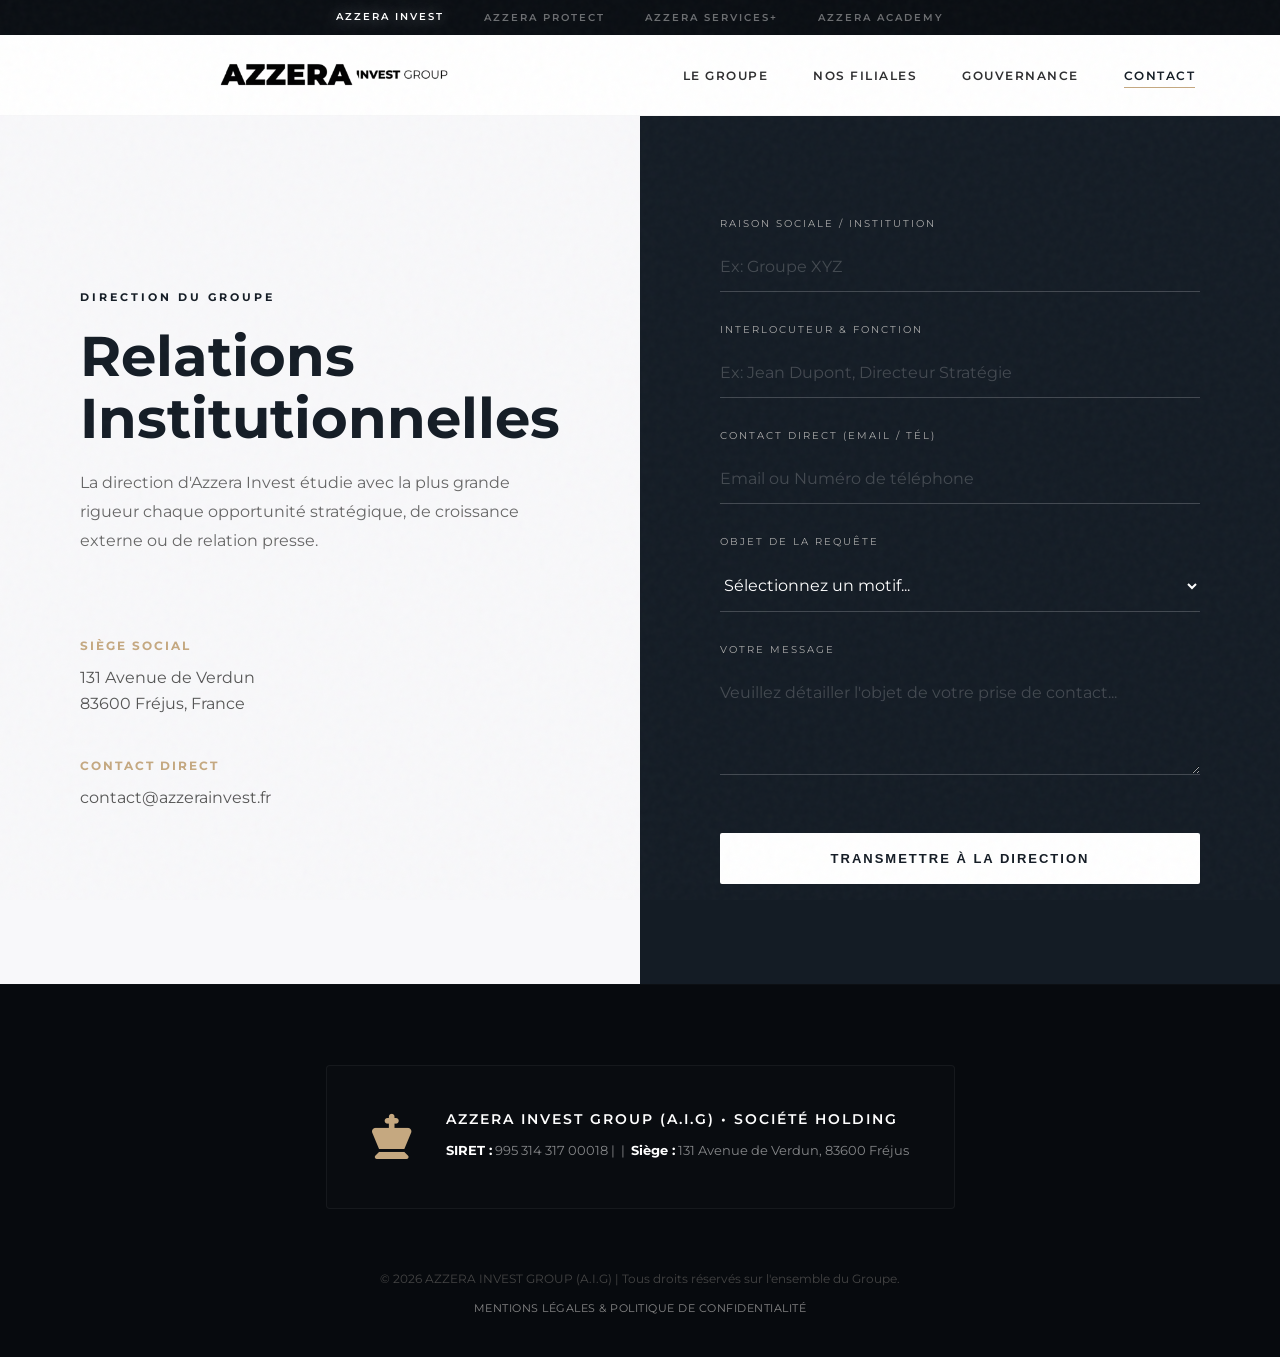
<file: contact.html>
<!DOCTYPE html>
<html lang="fr">
<head>
    <meta charset="UTF-8">
    <meta name="viewport" content="width=device-width, initial-scale=1.0">
    <title>Relations Institutionnelles | Azzera Invest</title>
    
    <link href="https://fonts.googleapis.com/css2?family=Inter:wght@300;400;600&family=Montserrat:wght@400;700;900&family=Playfair+Display:ital,wght@0,600;1,600&display=swap" rel="stylesheet">
    <link rel="stylesheet" href="https://cdnjs.cloudflare.com/ajax/libs/font-awesome/6.4.0/css/all.min.css">
    <link rel="stylesheet" href="css/style-invest.css">

    <style>
        .contact-luxe-section { display: grid; grid-template-columns: 1fr 1.2fr; gap: 0; min-height: 80vh; }
        
        .contact-info-panel { background: var(--gray-bg); padding: 100px 80px; display: flex; flex-direction: column; justify-content: center; }
        .contact-info-panel h2 { font-family: 'Montserrat', serif; font-size: 3.5rem; color: var(--primary-invest); margin-bottom: 20px; line-height: 1.1; }
        .contact-item { margin-top: 40px; }
        .contact-item h4 { font-family: 'Montserrat', sans-serif; font-size: 12px; text-transform: uppercase; letter-spacing: 2px; color: var(--gold-accent); margin-bottom: 10px; }
        .contact-item p { font-size: 16px; color: #555; }
        
        .contact-form-panel { background: var(--primary-invest); padding: 100px 80px; display: flex; flex-direction: column; justify-content: center; color: white; }
        .luxe-form-group { margin-bottom: 30px; }
        .luxe-form-group label { display: block; font-family: 'Montserrat', sans-serif; font-size: 10px; text-transform: uppercase; letter-spacing: 2px; color: #aaa; margin-bottom: 10px; }
        .luxe-input { width: 100%; background: transparent; border: none; border-bottom: 1px solid rgba(255,255,255,0.2); color: white; padding: 15px 0; font-family: 'Montserrat', sans-serif; font-size: 16px; transition: all 0.4s ease; }
        .luxe-input:focus { outline: none; border-bottom: 1px solid var(--gold-accent); background: rgba(255,255,255,0.02); }
        .luxe-input::placeholder { color: rgba(255,255,255,0.2); }
        select.luxe-input option { background: var(--primary-invest); color: white; }
        
        @media (max-width: 900px) { .contact-luxe-section { grid-template-columns: 1fr; } .contact-info-panel, .contact-form-panel { padding: 60px 30px; } }
    </style>
</head>
<body>

    <nav class="topbar-corporate"><ul class="topbar-links"><li><a href="#" class="active">AZZERA INVEST</a></li><li><a href="https://www.azzeraprotect.fr">AZZERA PROTECT</a></li><li><a href="https://www.azzeraservices.fr">AZZERA SERVICES+</a></li><li><a href="https://www.azzera-academy.fr">AZZERA ACADEMY</a></li></ul></nav>

    <header class="main-header">
        <div class="container header-flex">
            <div class="logo"><a href="index.html"><img src="img/logo-invest.png" style="height: 500px;"></a></div>
            <nav class="main-nav"><ul><li><a href="le-groupe.html">Le Groupe</a></li><li><a href="filiales.html">Nos Filiales</a></li><li><a href="gouvernance.html">Gouvernance</a></li><li><a href="contact.html" class="active">Contact</a></li></ul></nav>
        </div>
    </header>

    <section class="contact-luxe-section">
        <div class="contact-info-panel">
            <span class="heading-subtitle">Direction du Groupe</span>
            <h2>Relations Institutionnelles</h2>
            <p style="color: #666; line-height: 1.8; margin-bottom: 40px;">La direction d'Azzera Invest étudie avec la plus grande rigueur chaque opportunité stratégique, de croissance externe ou de relation presse.</p>
            
            <div class="contact-item">
                <h4>Siège Social</h4>
                <p>131 Avenue de Verdun<br>83600 Fréjus, France</p>
            </div>
            <div class="contact-item">
                <h4>Contact Direct</h4>
                <p>contact@azzerainvest.fr</p>
            </div>
        </div>

        <div class="contact-form-panel">
            <form action="https://api.web3forms.com/submit" method="POST">
                <input type="hidden" name="access_key" value="cd8c47f9-06fb-46c8-9ae7-5532763b82a1"> <input type="hidden" name="subject" value="Nouveau contact institutionnel - Azzera Invest">

                <div class="luxe-form-group">
                    <label>Raison sociale / Institution</label>
                    <input type="text" name="societe" class="luxe-input" required placeholder="Ex: Groupe XYZ">
                </div>
                
                <div class="luxe-form-group">
                    <label>Interlocuteur & Fonction</label>
                    <input type="text" name="nom" class="luxe-input" required placeholder="Ex: Jean Dupont, Directeur Stratégie">
                </div>

                <div class="luxe-form-group">
                    <label>Contact Direct (Email / Tél)</label>
                    <input type="text" name="contact" class="luxe-input" required placeholder="Email ou Numéro de téléphone">
                </div>

                <div class="luxe-form-group">
                    <label>Objet de la requête</label>
                    <select name="objet" class="luxe-input" required>
                        <option value="" disabled selected>Sélectionnez un motif...</option>
                        <option value="Investissement">Opportunité d'Investissement / M&A</option>
                        <option value="Partenariat">Partenariat Stratégique</option>
                        <option value="Presse">Relations Presse / Médias</option>
                        <option value="Autre">Autre requête institutionnelle</option>
                    </select>
                </div>

                <div class="luxe-form-group">
                    <label>Votre Message</label>
                    <textarea name="message" class="luxe-input" rows="4" required placeholder="Veuillez détailler l'objet de votre prise de contact..."></textarea>
                </div>

                <button type="submit" class="btn-primary-invest-light" style="width: 100%; text-align: center; border: none; cursor: pointer; margin-top: 20px;">Transmettre à la direction</button>
            </form>
        </div>
    </section>
<footer class="legal-compliance">
        <div class="container">
            <div class="official-badge-container">
                <div class="official-badge">
                    <div class="badge-icon"><i class="fas fa-chess-king"></i></div>
                    <div class="badge-content">
                        <p class="badge-title">AZZERA INVEST GROUP (A.I.G) • Société Holding</p>
                        <p class="badge-numbers"><strong>SIRET :</strong> 995 314 317 00018 | &nbsp;|&nbsp; <strong>Siège :</strong> 131 Avenue de Verdun, 83600 Fréjus</p>
                    </div>
                </div>
            </div>
            <div class="compliance-inner">
                <p>&copy; 2026 AZZERA INVEST GROUP (A.I.G) | Tous droits réservés sur l'ensemble du Groupe.</p>
                <p style="margin-top: 10px;"><a href="mentions-legales.html" style="color: #888; text-decoration: none; transition: 0.3s; font-size: 11px; text-transform: uppercase; letter-spacing: 0.5px;">Mentions Légales & Politique de Confidentialité</a></p>
            </div>
        </div>
    </footer>

</body>
</html>
</file>
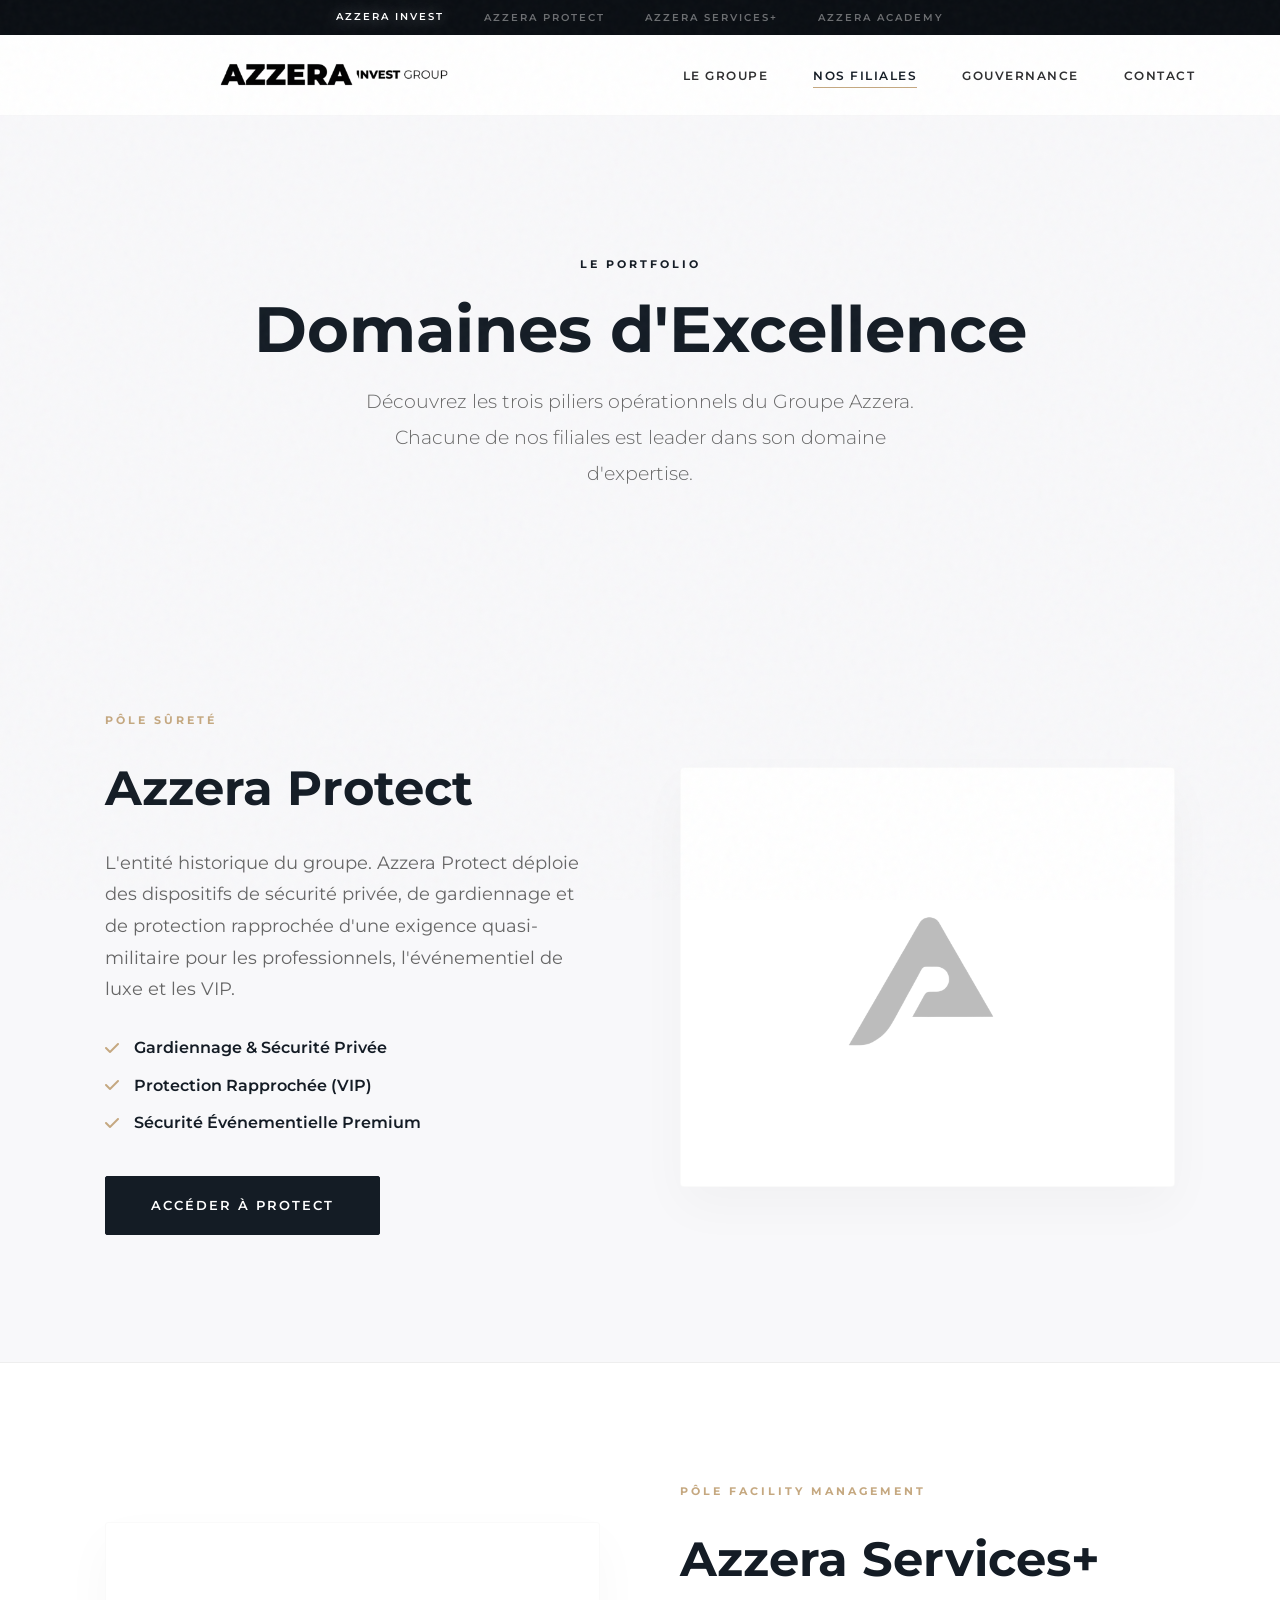
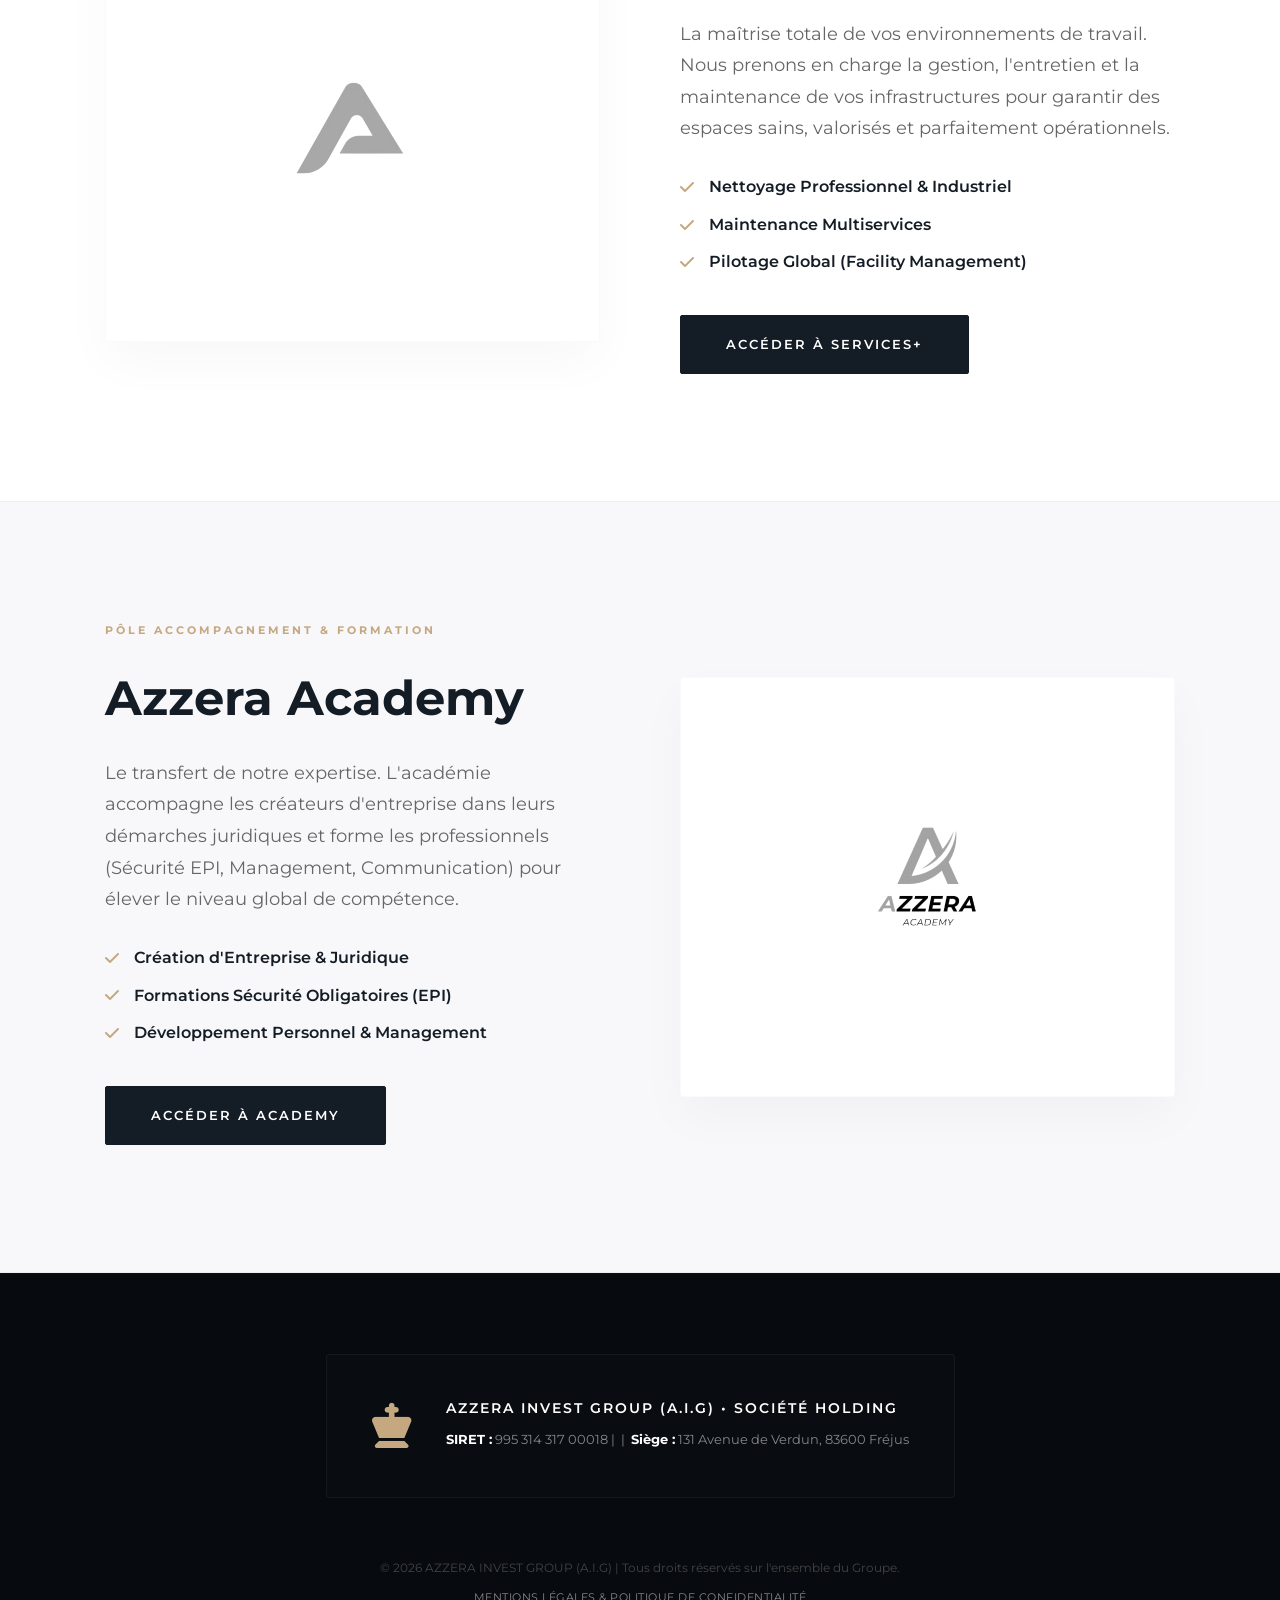
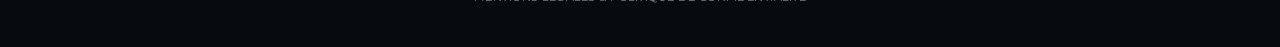
<file: filiales.html>
<!DOCTYPE html>
<html lang="fr">
<head>
    <meta charset="UTF-8">
    <meta name="viewport" content="width=device-width, initial-scale=1.0">
    <title>Nos Filiales | Azzera Invest</title>
    
    <link href="https://fonts.googleapis.com/css2?family=Inter:wght@300;400;600&family=Montserrat:wght@400;700;900&family=Playfair+Display:ital,wght@0,600;1,600&display=swap" rel="stylesheet">
    <link rel="stylesheet" href="https://cdnjs.cloudflare.com/ajax/libs/font-awesome/6.4.0/css/all.min.css">
    <link rel="stylesheet" href="css/style-invest.css">

    <style>
        .filiales-hero { padding: 140px 0 100px 0; background: var(--gray-bg); text-align: center; }
        .filiales-hero h1 { font-family: 'Montserrat', serif; font-size: 4rem; color: var(--primary-invest); line-height: 1.1; margin-bottom: 20px; }
        
        /* Les blocs alternés ultra-luxe */
        .filiale-block { padding: 120px 0; border-bottom: 1px solid #eee; background: var(--white); }
        .filiale-block:nth-child(even) { background: var(--gray-bg); }
        
        .block-grid { display: grid; grid-template-columns: 1fr 1fr; gap: 80px; align-items: center; }
        /* Inverse l'ordre pour les blocs pairs (uniquement sur grand écran) */
        .filiale-block:nth-child(even) .block-image { order: 2; }
        .filiale-block:nth-child(even) .block-text { order: 1; }

        .block-text h2 { font-family: 'Montserrat', serif; font-size: 3rem; color: var(--primary-invest); margin-bottom: 20px; }
        .block-text p { color: #666; font-size: 1.1rem; line-height: 1.8; margin-bottom: 30px; }
        
        .expertise-list { list-style: none; margin-bottom: 40px; }
        .expertise-list li { margin-bottom: 12px; font-weight: 600; color: var(--primary-invest); display: flex; align-items: center; gap: 15px; }
        .expertise-list li i { color: var(--gold-accent); }

        .block-image { background: var(--white); padding: 80px; border-radius: 4px; text-align: center; box-shadow: 0 20px 50px rgba(0,0,0,0.03); border: 1px solid rgba(0,0,0,0.02); }
        .block-image img { max-width: 250px; height: auto; filter: grayscale(100%); transition: all 0.5s ease; }
        .block-image:hover img { filter: grayscale(0%); transform: scale(1.05); }

        @media (max-width: 900px) { 
            .block-grid { grid-template-columns: 1fr; text-align: center; gap: 40px; }
            .filiale-block:nth-child(even) .block-image, .filiale-block:nth-child(even) .block-text { order: unset; }
            .expertise-list li { justify-content: center; }
        }
    </style>
</head>
<body>

    <nav class="topbar-corporate"><ul class="topbar-links"><li><a href="#" class="active">AZZERA INVEST</a></li><li><a href="https://www.azzeraprotect.fr">AZZERA PROTECT</a></li><li><a href="https://www.azzeraservices.fr">AZZERA SERVICES+</a></li><li><a href="https://www.azzera-academy.fr">AZZERA ACADEMY</a></li></ul></nav>

    <header class="main-header">
        <div class="container header-flex">
            <div class="logo"><a href="index.html"><img src="img/logo-invest.png" style="height: 500px;"></a></div>
            <nav class="main-nav"><ul><li><a href="le-groupe.html">Le Groupe</a></li><li><a href="filiales.html" class="active">Nos Filiales</a></li><li><a href="gouvernance.html">Gouvernance</a></li><li><a href="contact.html">Contact</a></li></ul></nav>
        </div>
    </header>

    <section class="filiales-hero">
        <div class="container">
            <span class="heading-subtitle">Le Portfolio</span>
            <h1>Domaines d'Excellence</h1>
            <p class="hero-subtitle" style="color: #666; max-width: 600px; margin: 0 auto;">Découvrez les trois piliers opérationnels du Groupe Azzera. Chacune de nos filiales est leader dans son domaine d'expertise.</p>
        </div>
    </section>

    <section class="filiale-block">
        <div class="container block-grid">
            <div class="block-text">
                <span class="heading-subtitle" style="color: var(--gold-accent);">Pôle Sûreté</span>
                <h2>Azzera Protect</h2>
                <p>L'entité historique du groupe. Azzera Protect déploie des dispositifs de sécurité privée, de gardiennage et de protection rapprochée d'une exigence quasi-militaire pour les professionnels, l'événementiel de luxe et les VIP.</p>
                <ul class="expertise-list">
                    <li><i class="fas fa-check"></i> Gardiennage & Sécurité Privée</li>
                    <li><i class="fas fa-check"></i> Protection Rapprochée (VIP)</li>
                    <li><i class="fas fa-check"></i> Sécurité Événementielle Premium</li>
                </ul>
                <a href="https://www.azzeraprotect.fr" target="_blank" class="btn-primary-invest">Accéder à Protect</a>
            </div>
            <div class="block-image">
                <img src="img/logo-protect.png" alt="Azzera Protect">
            </div>
        </div>
    </section>

    <section class="filiale-block">
        <div class="container block-grid">
            <div class="block-image">
                <img src="img/logo-azzera.png" alt="Azzera Services+">
            </div>
            <div class="block-text">
                <span class="heading-subtitle" style="color: var(--gold-accent);">Pôle Facility Management</span>
                <h2>Azzera Services+</h2>
                <p>La maîtrise totale de vos environnements de travail. Nous prenons en charge la gestion, l'entretien et la maintenance de vos infrastructures pour garantir des espaces sains, valorisés et parfaitement opérationnels.</p>
                <ul class="expertise-list">
                    <li><i class="fas fa-check"></i> Nettoyage Professionnel & Industriel</li>
                    <li><i class="fas fa-check"></i> Maintenance Multiservices</li>
                    <li><i class="fas fa-check"></i> Pilotage Global (Facility Management)</li>
                </ul>
                <a href="https://www.azzeraservices.fr" target="_blank" class="btn-primary-invest">Accéder à Services+</a>
            </div>
        </div>
    </section>

    <section class="filiale-block">
        <div class="container block-grid">
            <div class="block-text">
                <span class="heading-subtitle" style="color: var(--gold-accent);">Pôle Accompagnement & Formation</span>
                <h2>Azzera Academy</h2>
                <p>Le transfert de notre expertise. L'académie accompagne les créateurs d'entreprise dans leurs démarches juridiques et forme les professionnels (Sécurité EPI, Management, Communication) pour élever le niveau global de compétence.</p>
                <ul class="expertise-list">
                    <li><i class="fas fa-check"></i> Création d'Entreprise & Juridique</li>
                    <li><i class="fas fa-check"></i> Formations Sécurité Obligatoires (EPI)</li>
                    <li><i class="fas fa-check"></i> Développement Personnel & Management</li>
                </ul>
                <a href="https://www.azzeracademy.fr" target="_blank" class="btn-primary-invest">Accéder à Academy</a>
            </div>
            <div class="block-image">
                <img src="img/logo-academy.png" alt="Azzera Academy">
            </div>
        </div>
    </section>

    <footer class="legal-compliance">
        <div class="container">
            <div class="official-badge-container">
                <div class="official-badge">
                    <div class="badge-icon"><i class="fas fa-chess-king"></i></div>
                    <div class="badge-content">
                        <p class="badge-title">AZZERA INVEST GROUP (A.I.G) • Société Holding</p>
                        <p class="badge-numbers"><strong>SIRET :</strong> 995 314 317 00018 | &nbsp;|&nbsp; <strong>Siège :</strong> 131 Avenue de Verdun, 83600 Fréjus</p>
                    </div>
                </div>
            </div>
            <div class="compliance-inner">
                <p>&copy; 2026 AZZERA INVEST GROUP (A.I.G) | Tous droits réservés sur l'ensemble du Groupe.</p>
                <p style="margin-top: 10px;"><a href="mentions-legales.html" style="color: #888; text-decoration: none; transition: 0.3s; font-size: 11px; text-transform: uppercase; letter-spacing: 0.5px;">Mentions Légales & Politique de Confidentialité</a></p>
            </div>
        </div>
    </footer>

</body>
</html>
</file>
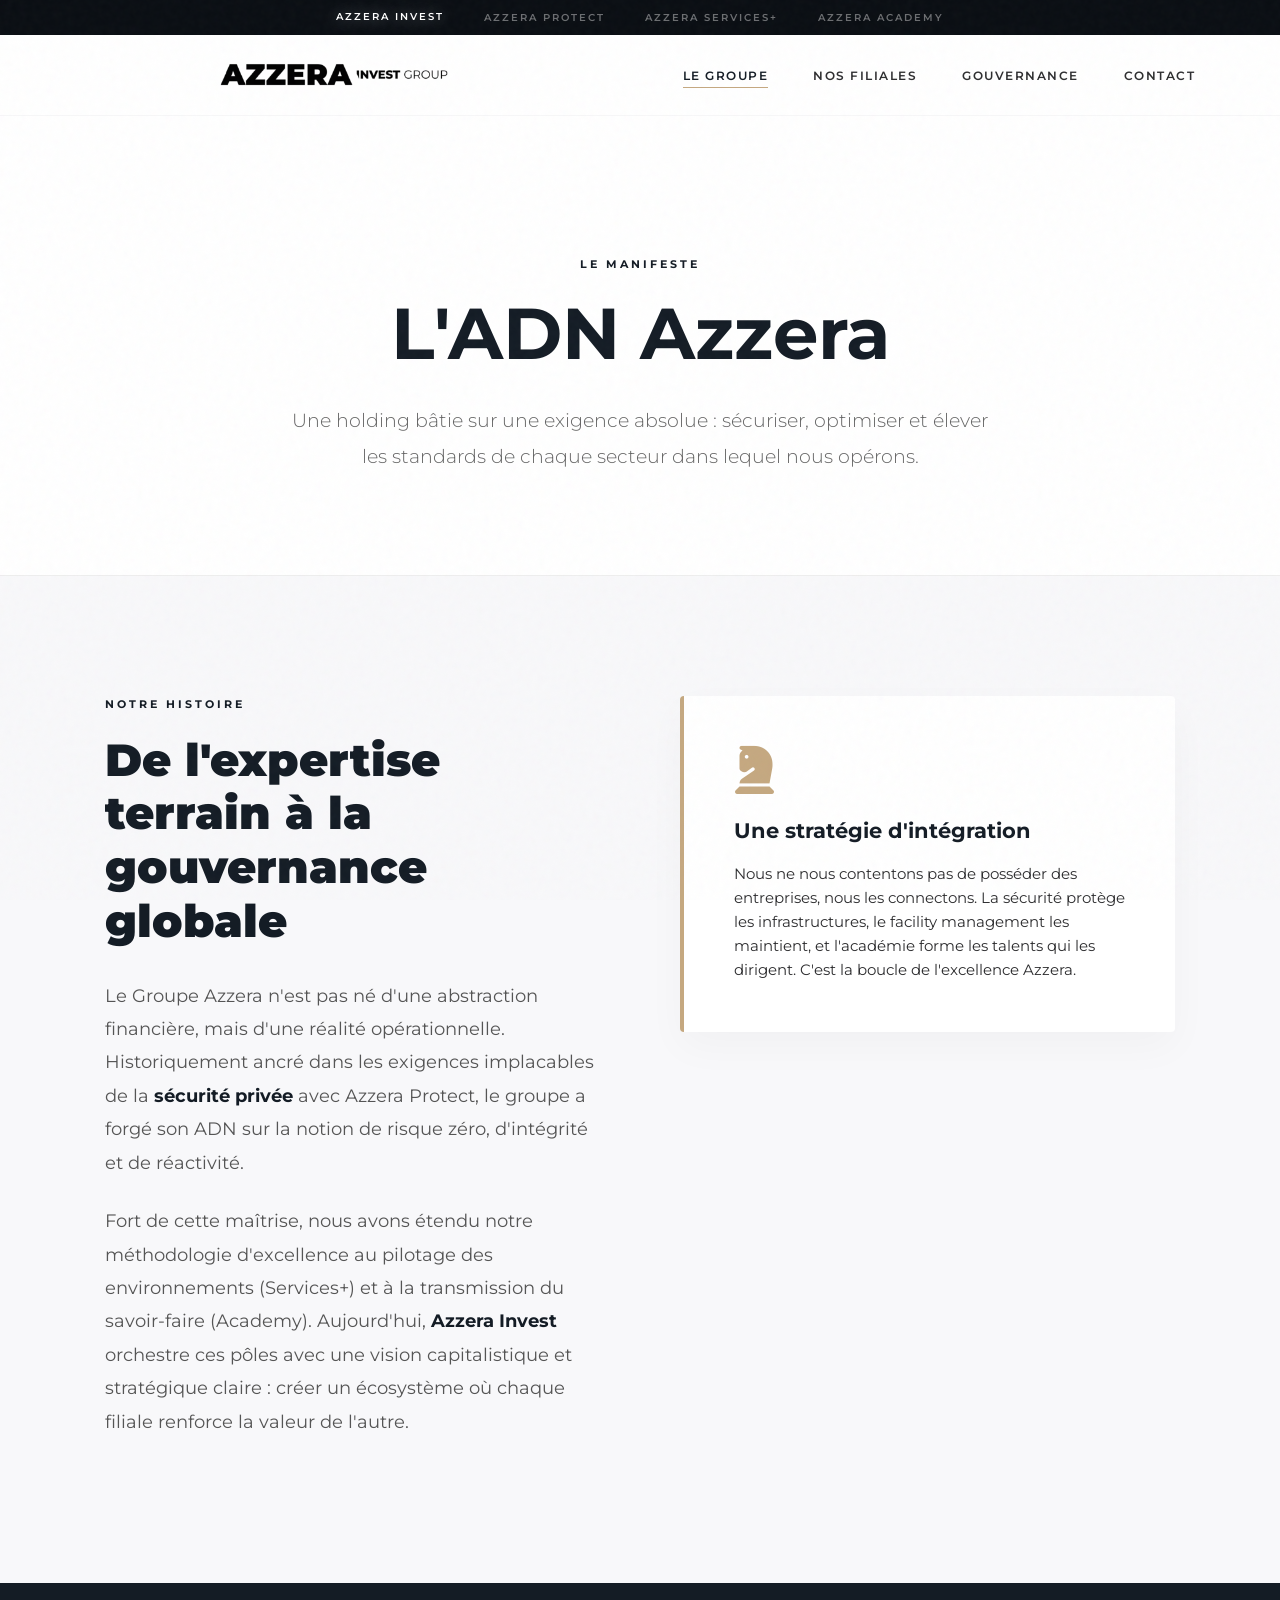
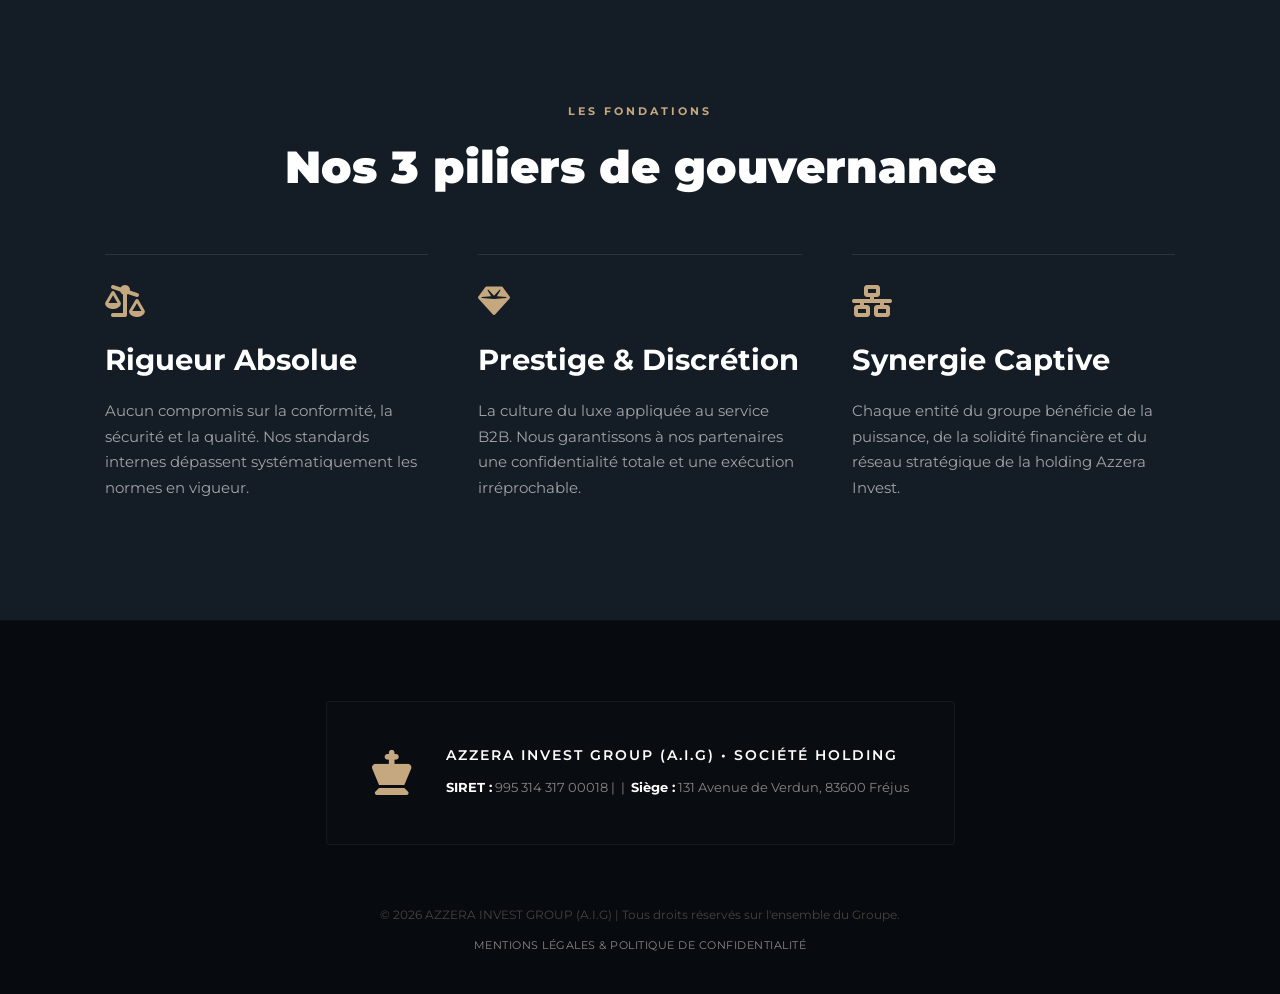
<file: le-groupe.html>
<!DOCTYPE html>
<html lang="fr">
<head>
    <meta charset="UTF-8">
    <meta name="viewport" content="width=device-width, initial-scale=1.0">
    <title>Le Groupe | Azzera Invest</title>
    
    <link href="https://fonts.googleapis.com/css2?family=Inter:wght@300;400;600&family=Montserrat:wght@400;700;900&family=Playfair+Display:ital,wght@0,600;1,600&display=swap" rel="stylesheet">
    <link rel="stylesheet" href="https://cdnjs.cloudflare.com/ajax/libs/font-awesome/6.4.0/css/all.min.css">
    <link rel="stylesheet" href="css/style-invest.css">

    <style>
        .manifesto-hero { padding: 140px 0 100px 0; background: var(--white); text-align: center; border-bottom: 1px solid #eee; }
        .manifesto-hero h1 { font-family: 'Montserrat', serif; font-size: 4.5rem; color: var(--primary-invest); line-height: 1.1; margin-bottom: 30px; }
        
        .story-section { padding: 120px 0; background: var(--gray-bg); }
        .story-grid { display: grid; grid-template-columns: 1fr 1fr; gap: 80px; align-items: start; }
        .story-text p { color: #555; font-size: 1.1rem; line-height: 1.9; margin-bottom: 25px; }
        .story-text p strong { color: var(--primary-invest); }
        .story-highlight { background: var(--white); padding: 50px; border-radius: 4px; border-left: 4px solid var(--gold-accent); box-shadow: 0 15px 40px rgba(0,0,0,0.03); }
        .story-highlight h4 { font-family: 'Montserrat', sans-serif; color: var(--primary-invest); font-size: 1.3rem; margin-bottom: 15px; }

        .values-section { padding: 120px 0; background: var(--primary-invest); color: var(--white); }
        .values-grid { display: grid; grid-template-columns: repeat(3, 1fr); gap: 50px; margin-top: 60px; }
        .value-card { border-top: 1px solid rgba(255,255,255,0.1); padding-top: 30px; }
        .value-card i { font-size: 2rem; color: var(--gold-accent); margin-bottom: 20px; }
        .value-card h4 { font-family: 'Montserrat', serif; font-size: 1.8rem; margin-bottom: 15px; }
        .value-card p { color: rgba(255,255,255,0.6); font-size: 15px; line-height: 1.7; }

        @media (max-width: 900px) { .story-grid, .values-grid { grid-template-columns: 1fr; } .manifesto-hero h1 { font-size: 3rem; } }
    </style>
</head>
<body>

    <nav class="topbar-corporate"><ul class="topbar-links"><li><a href="#" class="active">AZZERA INVEST</a></li><li><a href="https://www.azzeraprotect.fr">AZZERA PROTECT</a></li><li><a href="https://www.azzeraservices.fr">AZZERA SERVICES+</a></li><li><a href="https://www.azzera-academy.fr">AZZERA ACADEMY</a></li></ul></nav>

    <header class="main-header">
        <div class="container header-flex">
            <div class="logo"><a href="index.html"><img src="img/logo-invest.png" style="height: 500px;"></a></div>
            <nav class="main-nav"><ul><li><a href="le-groupe.html" class="active">Le Groupe</a></li><li><a href="filiales.html">Nos Filiales</a></li><li><a href="gouvernance.html">Gouvernance</a></li><li><a href="contact.html">Contact</a></li></ul></nav>
        </div>
    </header>

    <section class="manifesto-hero">
        <div class="container">
            <span class="heading-subtitle">Le Manifeste</span>
            <h1>L'ADN Azzera</h1>
            <p class="hero-subtitle" style="color: #666; max-width: 700px; margin: 0 auto;">Une holding bâtie sur une exigence absolue : sécuriser, optimiser et élever les standards de chaque secteur dans lequel nous opérons.</p>
        </div>
    </section>

    <section class="story-section">
        <div class="container story-grid">
            <div class="story-text">
                <span class="heading-subtitle">Notre Histoire</span>
                <h3 class="section-heading" style="margin-bottom: 30px;">De l'expertise terrain à la gouvernance globale</h3>
                <p>Le Groupe Azzera n'est pas né d'une abstraction financière, mais d'une réalité opérationnelle. Historiquement ancré dans les exigences implacables de la <strong>sécurité privée</strong> avec Azzera Protect, le groupe a forgé son ADN sur la notion de risque zéro, d'intégrité et de réactivité.</p>
                <p>Fort de cette maîtrise, nous avons étendu notre méthodologie d'excellence au pilotage des environnements (Services+) et à la transmission du savoir-faire (Academy). Aujourd'hui, <strong>Azzera Invest</strong> orchestre ces pôles avec une vision capitalistique et stratégique claire : créer un écosystème où chaque filiale renforce la valeur de l'autre.</p>
            </div>
            <div class="story-highlight">
                <i class="fas fa-chess-knight" style="font-size: 3rem; color: var(--gold-accent); margin-bottom: 20px; display: block;"></i>
                <h4>Une stratégie d'intégration</h4>
                <p style="font-size: 15px; margin-bottom: 0;">Nous ne nous contentons pas de posséder des entreprises, nous les connectons. La sécurité protège les infrastructures, le facility management les maintient, et l'académie forme les talents qui les dirigent. C'est la boucle de l'excellence Azzera.</p>
            </div>
        </div>
    </section>

    <section class="values-section">
        <div class="container">
            <div class="modern-heading" style="margin-bottom: 0;">
                <span class="heading-subtitle" style="color: var(--gold-accent);">Les Fondations</span>
                <h3 class="section-heading" style="color: var(--white);">Nos 3 piliers de gouvernance</h3>
            </div>
            
            <div class="values-grid">
                <div class="value-card">
                    <i class="fas fa-balance-scale-right"></i>
                    <h4>Rigueur Absolue</h4>
                    <p>Aucun compromis sur la conformité, la sécurité et la qualité. Nos standards internes dépassent systématiquement les normes en vigueur.</p>
                </div>
                <div class="value-card">
                    <i class="fas fa-gem"></i>
                    <h4>Prestige & Discrétion</h4>
                    <p>La culture du luxe appliquée au service B2B. Nous garantissons à nos partenaires une confidentialité totale et une exécution irréprochable.</p>
                </div>
                <div class="value-card">
                    <i class="fas fa-network-wired"></i>
                    <h4>Synergie Captive</h4>
                    <p>Chaque entité du groupe bénéficie de la puissance, de la solidité financière et du réseau stratégique de la holding Azzera Invest.</p>
                </div>
            </div>
        </div>
    </section>

    <footer class="legal-compliance">
        <div class="container">
            <div class="official-badge-container">
                <div class="official-badge">
                    <div class="badge-icon"><i class="fas fa-chess-king"></i></div>
                    <div class="badge-content">
                        <p class="badge-title">AZZERA INVEST GROUP (A.I.G) • Société Holding</p>
                        <p class="badge-numbers"><strong>SIRET :</strong> 995 314 317 00018 | &nbsp;|&nbsp; <strong>Siège :</strong> 131 Avenue de Verdun, 83600 Fréjus</p>
                    </div>
                </div>
            </div>
            <div class="compliance-inner">
                <p>&copy; 2026 AZZERA INVEST GROUP (A.I.G) | Tous droits réservés sur l'ensemble du Groupe.</p>
                <p style="margin-top: 10px;"><a href="mentions-legales.html" style="color: #888; text-decoration: none; transition: 0.3s; font-size: 11px; text-transform: uppercase; letter-spacing: 0.5px;">Mentions Légales & Politique de Confidentialité</a></p>
            </div>
        </div>
    </footer>

</body>
</html>
</file>
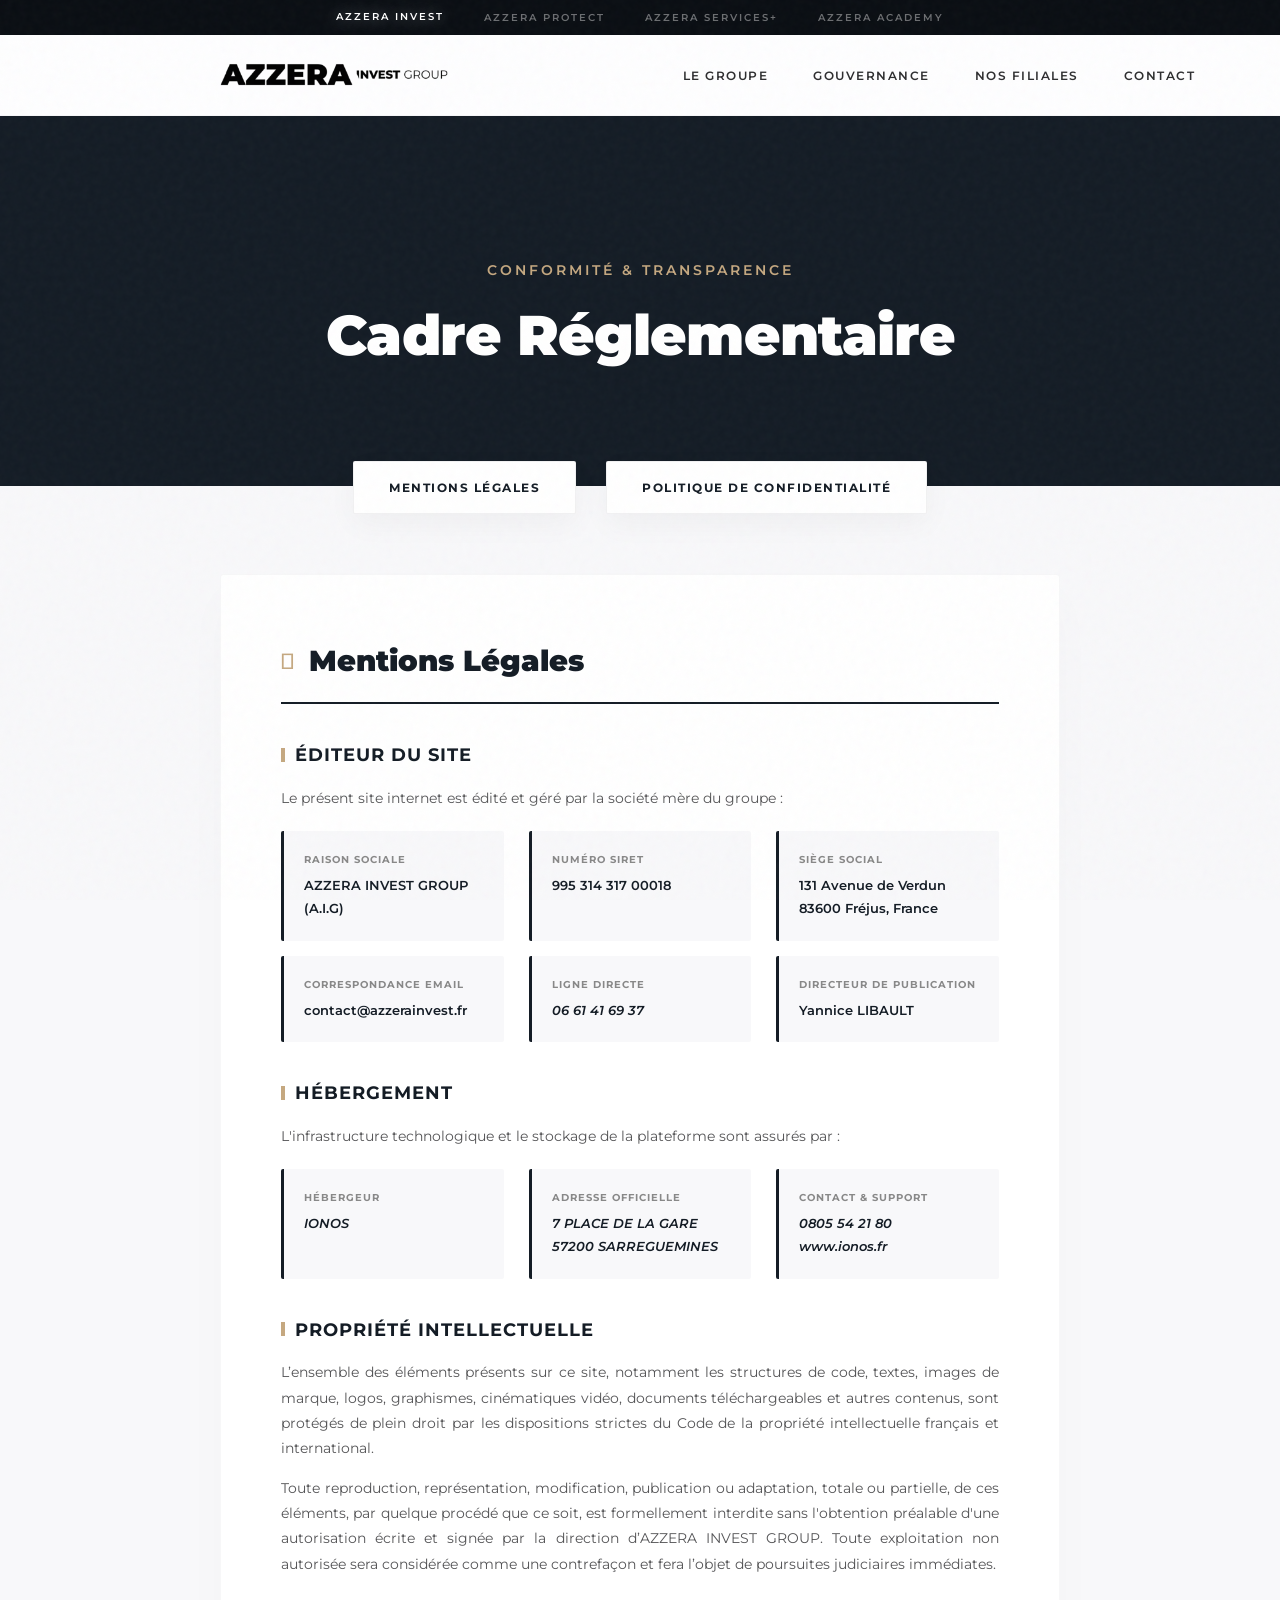
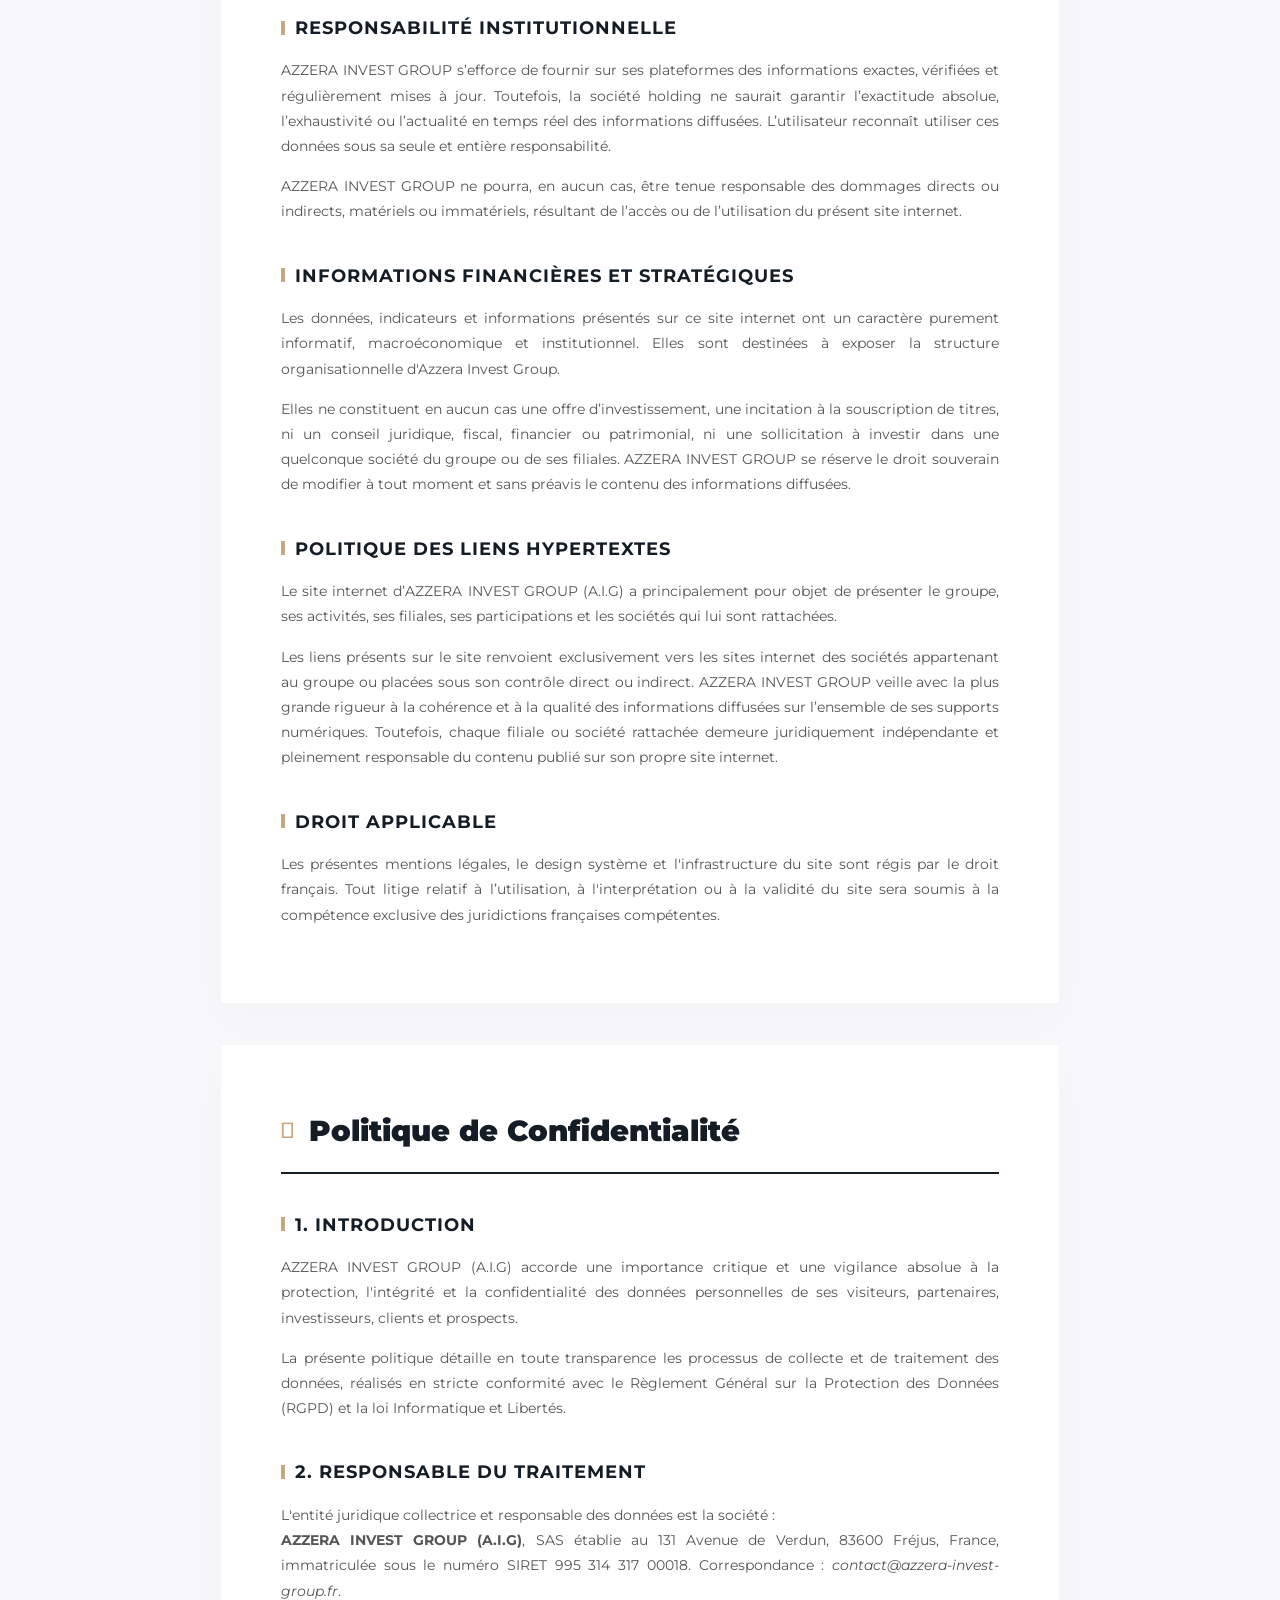
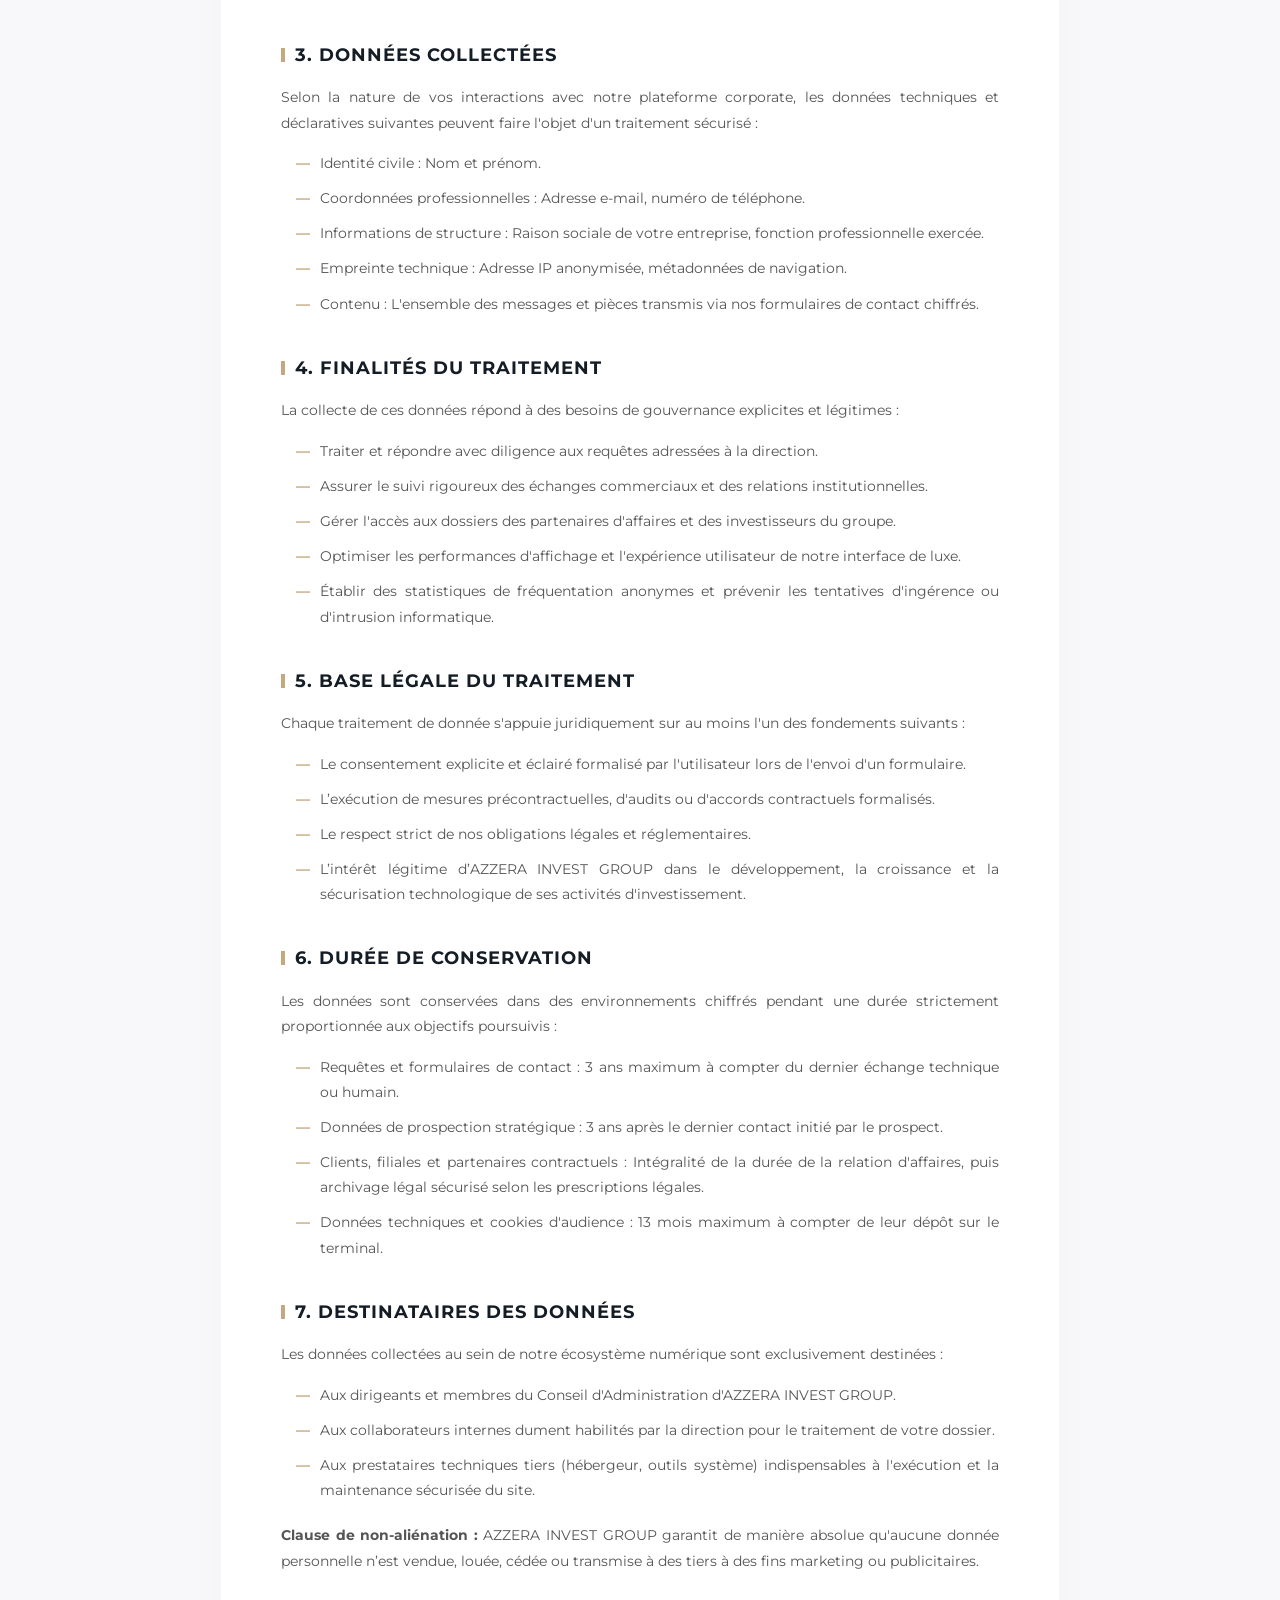
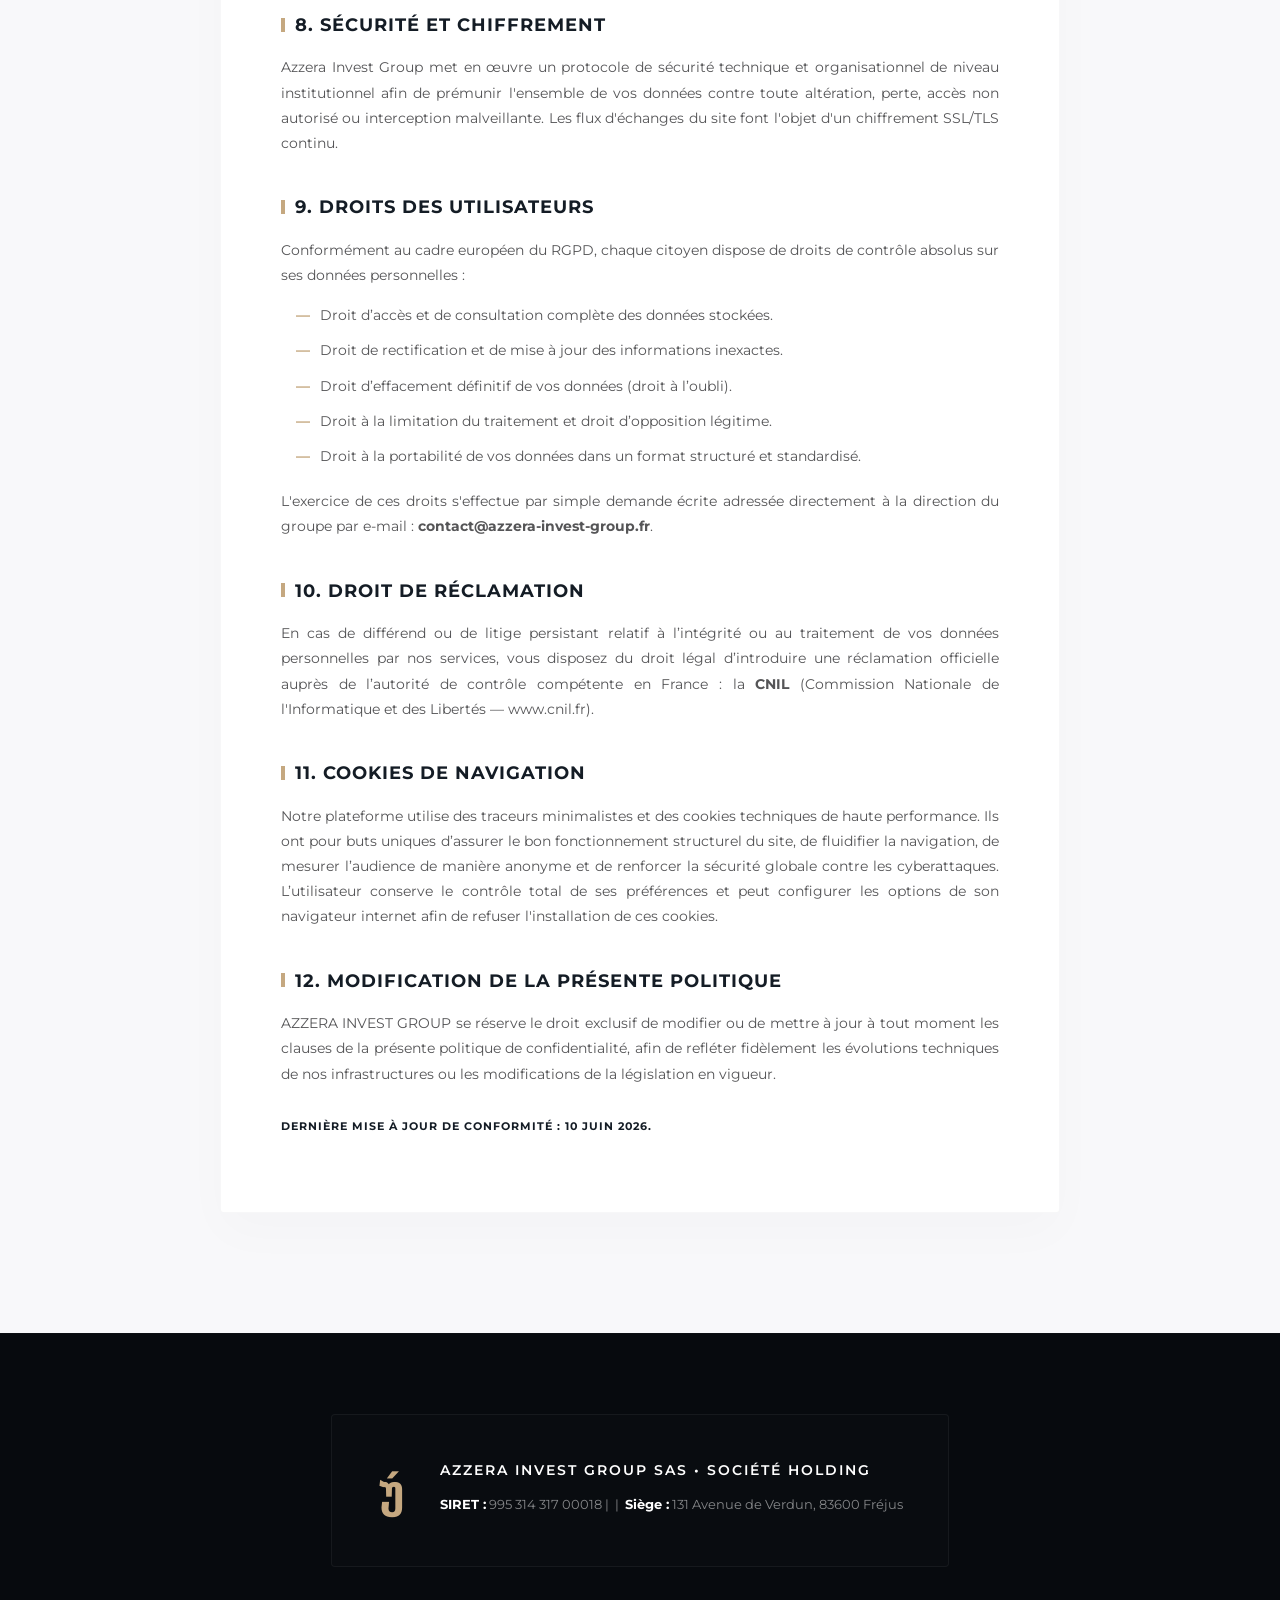
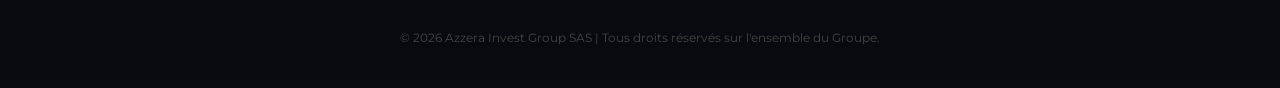
<file: mentions-legales.html>
<!DOCTYPE html>
<html lang="fr">
<head>
    <meta charset="UTF-8">
    <meta name="viewport" content="width=device-width, initial-scale=1.0">
    <title>Mentions Légales & Confidentialité | Azzera Invest Group</title>
    <meta name="description" content="Cadre juridique et politique de confidentialité de la holding AZZERA INVEST GROUP (A.I.G). Conforme RGPD et CNIL.">
    <meta name="robots" content="index, nofollow">

    <link rel="preconnect" href="https://fonts.googleapis.com">
    <link rel="preconnect" href="https://fonts.gstatic.com" crossorigin>
    <link href="https://fonts.googleapis.com/css2?family=Montserrat:wght@300;400;500;600;700;900&display=swap" rel="stylesheet">
    <link rel="stylesheet" href="https://cdnjs.cloudflare.com/ajax/libs/font-awesome/6.4.0/css/all.min.css">
    
    <link rel="stylesheet" href="css/style-invest.css">

    <style>
        /* Force la police unique sur l'intégralité absolue des éléments */
        * {
            font-family: 'Montserrat', sans-serif !important;
            margin: 0; padding: 0; box-sizing: border-box;
        }

        body {
            background-color: #f8f8fa;
            color: #2d2d2f;
            line-height: 1.8;
            -webkit-font-smoothing: antialiased;
        }

        /* Surlignage de luxe */
        ::selection { background: #c5a880; color: #141c25; }

        /* Fine Scrollbar */
        ::-webkit-scrollbar { width: 6px; }
        ::-webkit-scrollbar-track { background: #f8f8fa; }
        ::-webkit-scrollbar-thumb { background: #141c25; }
        ::-webkit-scrollbar-thumb:hover { background: #c5a880; }

        /* =========================================================
           LE SAS D'ENTRÉE CINÉMATOGRAPHIQUE
           ========================================================= */
        .luxe-preloader {
            position: fixed; top: 0; left: 0; width: 100%; height: 100vh;
            background: #141c25; z-index: 999999;
            display: flex; justify-content: center; align-items: center;
            animation: slideOutUp 1.2s cubic-bezier(0.8, 0, 0.2, 1) forwards 1.8s;
        }
        .preloader-content {
            text-align: center; color: white; opacity: 0;
            animation: pulseFade 1.6s ease-in-out forwards 0.2s;
        }
        .preloader-content img { height: 800px; margin-bottom: 20px; filter: drop-shadow(0 0 20px rgba(197,168,128,0.2)); }
        
        @keyframes pulseFade {
            0% { opacity: 0; transform: scale(0.95); }
            40% { opacity: 1; transform: scale(1); }
            80% { opacity: 1; transform: scale(1); }
            100% { opacity: 0; transform: scale(1.03); }
        }
        @keyframes slideOutUp { to { transform: translateY(-100%); pointer-events: none; visibility: hidden; } }

        /* =========================================================
           SCROLL REVEAL DESIGN
           ========================================================= */
        .reveal { opacity: 0; transform: translateY(30px); transition: all 1s cubic-bezier(0.16, 1, 0.3, 1); }
        .reveal.is-visible { opacity: 1; transform: translateY(0); }

        /* =========================================================
           LAYOUT ÉDITORIAL JURIDIQUE
           ========================================================= */
        .legal-header {
            padding: 140px 0 80px 0;
            background: #141c25;
            color: white;
            text-align: center;
        }
        .legal-header h1 {
            font-size: 3.5rem; font-weight: 900; letter-spacing: -1px; margin-bottom: 20px;
        }
        .legal-subtitle {
            color: #c5a880; font-size: 14px; font-weight: 600; letter-spacing: 3px; text-transform: uppercase;
        }

        .legal-nav-tabs {
            display: flex; justify-content: center; gap: 30px; margin: -25px 0 60px 0;
            position: relative; z-index: 10;
        }
        .tab-btn {
            background: white; border: 1px solid rgba(20,28,37,0.06); padding: 15px 35px;
            font-weight: 700; font-size: 12px; text-transform: uppercase; letter-spacing: 1.5px;
            color: #141c25; text-decoration: none; border-radius: 2px;
            box-shadow: 0 10px 30px rgba(20,28,37,0.04); transition: all 0.4s ease;
        }
        .tab-btn:hover { transform: translateY(-3px); box-shadow: 0 15px 35px rgba(20,28,37,0.08); border-color: #c5a880; }

        .legal-body { max-width: 900px; margin: 0 auto 120px auto; padding: 0 30px; }
        
        .legal-card {
            background: white; border: 1px solid rgba(20,28,37,0.03); padding: 60px;
            border-radius: 4px; box-shadow: 0 20px 50px rgba(0,0,0,0.02); margin-bottom: 40px;
        }

        .legal-section-title {
            font-size: 1.8rem; font-weight: 900; color: #141c25; margin-bottom: 35px;
            padding-bottom: 15px; border-bottom: 2px solid #141c25; display: flex; align-items: center; gap: 15px;
        }
        .legal-section-title i { color: #c5a880; font-size: 1.4rem; }

        .legal-sub-block { margin-bottom: 35px; }
        .legal-sub-block:last-child { margin-bottom: 0; }
        
        .legal-card h3 {
            font-size: 1.1rem; font-weight: 700; color: #141c25; text-transform: uppercase;
            letter-spacing: 1px; margin-bottom: 15px; display: flex; align-items: center; gap: 10px;
        }
        .legal-card h3::before { content: ''; width: 4px; height: 14px; background: #c5a880; display: inline-block; }

        .legal-card p, .legal-card li {
            font-size: 14px; font-weight: 400; color: #555557; text-align: justify; margin-bottom: 15px;
        }
        .legal-card ul { list-style: none; padding-left: 15px; margin-bottom: 20px; }
        .legal-card li { display: flex; align-items: flex-start; gap: 10px; margin-bottom: 10px; }
        .legal-card li::before { content: '—'; color: #c5a880; font-weight: bold; }

        .info-grid {
            display: grid; grid-template-columns: repeat(auto-fit, minmax(220px, 1fr)); gap: 25px; margin-top: 20px;
        }
        .info-box {
            background: #f8f8fa; padding: 20px; border-radius: 2px; border-left: 3px solid #141c25;
        }
        .info-box span { display: block; font-size: 10px; font-weight: 700; text-transform: uppercase; letter-spacing: 1px; color: #888; margin-bottom: 5px; }
        .info-box p { font-size: 13px; font-weight: 600; color: #141c25; margin: 0; text-align: left; }

        .placeholder-highlight { color: #c5a880; font-style: italic; font-weight: 600; }

        @media(max-width: 768px) {
            .legal-header h1 { font-size: 2.2rem; }
            .legal-card { padding: 40px 20px; }
            .legal-section-title { font-size: 1.4rem; }
            .legal-nav-tabs { flex-direction: column; gap: 10px; padding: 0 20px; }
            .tab-btn { text-align: center; }
        }
    </style>
</head>
<body>

    <div class="luxe-preloader">
        <div class="preloader-content">
            <img src="img/logo-ouverture.png" alt="">
            <h2 style="font-weight: 900; letter-spacing: 4px; font-size: 16px; margin:0;"></h2>
        </div>
    </div>

    <nav class="topbar-corporate">
        <ul class="topbar-links">
            <li><a href="#" class="active">AZZERA INVEST</a></li>
            <li><a href="https://www.azzeraprotect.fr">AZZERA PROTECT</a></li>
            <li><a href="https://www.azzeraservices.fr">AZZERA SERVICES+</a></li>
            <li><a href="https://www.azzeracademy.fr">AZZERA ACADEMY</a></li>
        </ul>
    </nav>

    <header class="main-header">
        <div class="container header-flex">
            <div class="logo">
                <a href="index.html">
                    <img src="img/logo-invest.png" alt="Logo Azzera Invest" style="height: 500px; width: auto; object-fit: contain;">
                </a>
            </div>
            <nav class="main-nav">
                <ul>
                    <li><a href="le-groupe.html">Le Groupe</a></li>
                    <li><a href="gouvernance.html">Gouvernance</a></li>
                    <li><a href="filiales.html">Nos Filiales</a></li>
                    <li><a href="contact.html">Contact</a></li>
                </ul>
            </nav>
        </div>
    </header>

    <section class="legal-header">
        <div class="container">
            <span class="legal-subtitle">Conformité & Transparence</span>
            <h1>Cadre Réglementaire</h1>
        </div>
    </section>

    <div class="container">
        <div class="legal-nav-tabs">
            <a href="#mentions" class="tab-btn">Mentions Légales</a>
            <a href="#confidentialite" class="tab-btn">Politique de Confidentialité</a>
        </div>
    </div>

    <main class="legal-body">

        <div id="mentions" class="legal-card reveal reveal-up">
            <h2 class="legal-section-title"><i class="fas fa-gavel"></i> Mentions Légales</h2>
            
            <div class="legal-sub-block">
                <h3>Éditeur du site</h3>
                <p>Le présent site internet est édité et géré par la société mère du groupe :</p>
                <div class="info-grid">
                    <div class="info-box">
                        <span>Raison Sociale</span>
                        <p>AZZERA INVEST GROUP (A.I.G)</p>
                    </div>
                    <div class="info-box">
                        <span>Numéro SIRET</span>
                        <p>995 314 317 00018</p>
                    </div>
                    <div class="info-box">
                        <span>Siège Social</span>
                        <p>131 Avenue de Verdun<br>83600 Fréjus, France</p>
                    </div>
                </div>
                <div class="info-grid" style="margin-top: 15px;">
                    <div class="info-box">
                        <span>Correspondance Email</span>
                        <p>contact@azzerainvest.fr</p>
                    </div>
                    <div class="info-box">
                        <span>Ligne Directe</span>
                        <p class="placeholder-highlight">06 61 41 69 37</p>
                    </div>
                    <div class="info-box">
                        <span>Directeur de Publication</span>
                        <p>Yannice LIBAULT</p>
                    </div>
                </div>
            </div>

            <div class="legal-sub-block">
                <h3>Hébergement</h3>
                <p>L'infrastructure technologique et le stockage de la plateforme sont assurés par :</p>
                <div class="info-grid">
                    <div class="info-box">
                        <span>Hébergeur</span>
                        <p class="placeholder-highlight">IONOS</p>
                    </div>
                    <div class="info-box">
                        <span>Adresse Officielle</span>
                        <p class="placeholder-highlight">7 PLACE DE LA GARE 57200 SARREGUEMINES</p>
                    </div>
                    <div class="info-box">
                        <span>Contact & Support</span>
                        <p class="placeholder-highlight">0805 54 21 80  www.ionos.fr</p>
                    </div>
                </div>
            </div>

            <div class="legal-sub-block">
                <h3>Propriété intellectuelle</h3>
                <p>L’ensemble des éléments présents sur ce site, notamment les structures de code, textes, images de marque, logos, graphismes, cinématiques vidéo, documents téléchargeables et autres contenus, sont protégés de plein droit par les dispositions strictes du Code de la propriété intellectuelle français et international.</p>
                <p>Toute reproduction, représentation, modification, publication ou adaptation, totale ou partielle, de ces éléments, par quelque procédé que ce soit, est formellement interdite sans l'obtention préalable d'une autorisation écrite et signée par la direction d’AZZERA INVEST GROUP. Toute exploitation non autorisée sera considérée comme une contrefaçon et fera l’objet de poursuites judiciaires immédiates.</p>
            </div>

            <div class="legal-sub-block">
                <h3>Responsabilité institutionnelle</h3>
                <p>AZZERA INVEST GROUP s’efforce de fournir sur ses plateformes des informations exactes, vérifiées et régulièrement mises à jour. Toutefois, la société holding ne saurait garantir l’exactitude absolue, l’exhaustivité ou l’actualité en temps réel des informations diffusées. L’utilisateur reconnaît utiliser ces données sous sa seule et entière responsabilité.</p>
                <p>AZZERA INVEST GROUP ne pourra, en aucun cas, être tenue responsable des dommages directs ou indirects, matériels ou immatériels, résultant de l’accès ou de l’utilisation du présent site internet.</p>
            </div>

            <div class="legal-sub-block">
                <h3>Informations financières et stratégiques</h3>
                <p>Les données, indicateurs et informations présentés sur ce site internet ont un caractère purement informatif, macroéconomique et institutionnel. Elles sont destinées à exposer la structure organisationnelle d'Azzera Invest Group.</p>
                <p>Elles ne constituent en aucun cas une offre d’investissement, une incitation à la souscription de titres, ni un conseil juridique, fiscal, financier ou patrimonial, ni une sollicitation à investir dans une quelconque société du groupe ou de ses filiales. AZZERA INVEST GROUP se réserve le droit souverain de modifier à tout moment et sans préavis le contenu des informations diffusées.</p>
            </div>

            <div class="legal-sub-block">
                <h3>Politique des liens hypertextes</h3>
                <p>Le site internet d’AZZERA INVEST GROUP (A.I.G) a principalement pour objet de présenter le groupe, ses activités, ses filiales, ses participations et les sociétés qui lui sont rattachées.</p>
                <p>Les liens présents sur le site renvoient exclusivement vers les sites internet des sociétés appartenant au groupe ou placées sous son contrôle direct ou indirect. AZZERA INVEST GROUP veille avec la plus grande rigueur à la cohérence et à la qualité des informations diffusées sur l’ensemble de ses supports numériques. Toutefois, chaque filiale ou société rattachée demeure juridiquement indépendante et pleinement responsable du contenu publié sur son propre site internet.</p>
            </div>

            <div class="legal-sub-block">
                <h3>Droit applicable</h3>
                <p>Les présentes mentions légales, le design système et l'infrastructure du site sont régis par le droit français. Tout litige relatif à l’utilisation, à l'interprétation ou à la validité du site sera soumis à la compétence exclusive des juridictions françaises compétentes.</p>
            </div>
        </div>

        <div id="confidentialite" class="legal-card reveal reveal-up">
            <h2 class="legal-section-title"><i class="fas fa-user-shield"></i> Politique de Confidentialité</h2>
            
            <div class="legal-sub-block">
                <h3>1. Introduction</h3>
                <p>AZZERA INVEST GROUP (A.I.G) accorde une importance critique et une vigilance absolue à la protection, l'intégrité et la confidentialité des données personnelles de ses visiteurs, partenaires, investisseurs, clients et prospects.</p>
                <p>La présente politique détaille en toute transparence les processus de collecte et de traitement des données, réalisés en stricte conformité avec le Règlement Général sur la Protection des Données (RGPD) et la loi Informatique et Libertés.</p>
            </div>

            <div class="legal-sub-block">
                <h3>2. Responsable du traitement</h3>
                <p>L'entité juridique collectrice et responsable des données est la société :<br>
                <strong>AZZERA INVEST GROUP (A.I.G)</strong>, SAS établie au 131 Avenue de Verdun, 83600 Fréjus, France, immatriculée sous le numéro SIRET 995 314 317 00018. Correspondance : <em>contact@azzera-invest-group.fr</em>.</p>
            </div>

            <div class="legal-sub-block">
                <h3>3. Données collectées</h3>
                <p>Selon la nature de vos interactions avec notre plateforme corporate, les données techniques et déclaratives suivantes peuvent faire l'objet d'un traitement sécurisé :</p>
                <ul>
                    <li>Identité civile : Nom et prénom.</li>
                    <li>Coordonnées professionnelles : Adresse e-mail, numéro de téléphone.</li>
                    <li>Informations de structure : Raison sociale de votre entreprise, fonction professionnelle exercée.</li>
                    <li>Empreinte technique : Adresse IP anonymisée, métadonnées de navigation.</li>
                    <li>Contenu : L'ensemble des messages et pièces transmis via nos formulaires de contact chiffrés.</li>
                </ul>
            </div>

            <div class="legal-sub-block">
                <h3>4. Finalités du traitement</h3>
                <p>La collecte de ces données répond à des besoins de gouvernance explicites et légitimes :</p>
                <ul>
                    <li>Traiter et répondre avec diligence aux requêtes adressées à la direction.</li>
                    <li>Assurer le suivi rigoureux des échanges commerciaux et des relations institutionnelles.</li>
                    <li>Gérer l'accès aux dossiers des partenaires d'affaires et des investisseurs du groupe.</li>
                    <li>Optimiser les performances d'affichage et l'expérience utilisateur de notre interface de luxe.</li>
                    <li>Établir des statistiques de fréquentation anonymes et prévenir les tentatives d'ingérence ou d'intrusion informatique.</li>
                </ul>
            </div>

            <div class="legal-sub-block">
                <h3>5. Base légale du traitement</h3>
                <p>Chaque traitement de donnée s'appuie juridiquement sur au moins l'un des fondements suivants :</p>
                <ul>
                    <li>Le consentement explicite et éclairé formalisé par l'utilisateur lors de l'envoi d'un formulaire.</li>
                    <li>L’exécution de mesures précontractuelles, d'audits ou d'accords contractuels formalisés.</li>
                    <li>Le respect strict de nos obligations légales et réglementaires.</li>
                    <li>L’intérêt légitime d’AZZERA INVEST GROUP dans le développement, la croissance et la sécurisation technologique de ses activités d'investissement.</li>
                </ul>
            </div>

            <div class="legal-sub-block">
                <h3>6. Durée de conservation</h3>
                <p>Les données sont conservées dans des environnements chiffrés pendant une durée strictement proportionnée aux objectifs poursuivis :</p>
                <ul>
                    <li>Requêtes et formulaires de contact : 3 ans maximum à compter du dernier échange technique ou humain.</li>
                    <li>Données de prospection stratégique : 3 ans après le dernier contact initié par le prospect.</li>
                    <li>Clients, filiales et partenaires contractuels : Intégralité de la durée de la relation d'affaires, puis archivage légal sécurisé selon les prescriptions légales.</li>
                    <li>Données techniques et cookies d'audience : 13 mois maximum à compter de leur dépôt sur le terminal.</li>
                </ul>
            </div>

            <div class="legal-sub-block">
                <h3>7. Destinataires des données</h3>
                <p>Les données collectées au sein de notre écosystème numérique sont exclusivement destinées :</p>
                <ul>
                    <li>Aux dirigeants et membres du Conseil d'Administration d'AZZERA INVEST GROUP.</li>
                    <li>Aux collaborateurs internes dument habilités par la direction pour le traitement de votre dossier.</li>
                    <li>Aux prestataires techniques tiers (hébergeur, outils système) indispensables à l'exécution et la maintenance sécurisée du site.</li>
                </ul>
                <p><strong>Clause de non-aliénation :</strong> AZZERA INVEST GROUP garantit de manière absolue qu'aucune donnée personnelle n’est vendue, louée, cédée ou transmise à des tiers à des fins marketing ou publicitaires.</p>
            </div>

            <div class="legal-sub-block">
                <h3>8. Sécurité et chiffrement</h3>
                <p>Azzera Invest Group met en œuvre un protocole de sécurité technique et organisationnel de niveau institutionnel afin de prémunir l'ensemble de vos données contre toute altération, perte, accès non autorisé ou interception malveillante. Les flux d'échanges du site font l'objet d'un chiffrement SSL/TLS continu.</p>
            </div>

            <div class="legal-sub-block">
                <h3>9. Droits des utilisateurs</h3>
                <p>Conformément au cadre européen du RGPD, chaque citoyen dispose de droits de contrôle absolus sur ses données personnelles :</p>
                <ul>
                    <li>Droit d’accès et de consultation complète des données stockées.</li>
                    <li>Droit de rectification et de mise à jour des informations inexactes.</li>
                    <li>Droit d’effacement définitif de vos données (droit à l’oubli).</li>
                    <li>Droit à la limitation du traitement et droit d’opposition légitime.</li>
                    <li>Droit à la portabilité de vos données dans un format structuré et standardisé.</li>
                </ul>
                <p>L'exercice de ces droits s'effectue par simple demande écrite adressée directement à la direction du groupe par e-mail : <strong>contact@azzera-invest-group.fr</strong>.</p>
            </div>

            <div class="legal-sub-block">
                <h3>10. Droit de réclamation</h3>
                <p>En cas de différend ou de litige persistant relatif à l’intégrité ou au traitement de vos données personnelles par nos services, vous disposez du droit légal d’introduire une réclamation officielle auprès de l’autorité de contrôle compétente en France : la <strong>CNIL</strong> (Commission Nationale de l'Informatique et des Libertés — www.cnil.fr).</p>
            </div>

            <div class="legal-sub-block">
                <h3>11. Cookies de navigation</h3>
                <p>Notre plateforme utilise des traceurs minimalistes et des cookies techniques de haute performance. Ils ont pour buts uniques d’assurer le bon fonctionnement structurel du site, de fluidifier la navigation, de mesurer l’audience de manière anonyme et de renforcer la sécurité globale contre les cyberattaques. L’utilisateur conserve le contrôle total de ses préférences et peut configurer les options de son navigateur internet afin de refuser l'installation de ces cookies.</p>
            </div>

            <div class="legal-sub-block">
                <h3>12. Modification de la présente politique</h3>
                <p>AZZERA INVEST GROUP se réserve le droit exclusif de modifier ou de mettre à jour à tout moment les clauses de la présente politique de confidentialité, afin de refléter fidèlement les évolutions techniques de nos infrastructures ou les modifications de la législation en vigueur.</p>
                <p style="margin-top: 30px; font-weight: 700; font-size: 11px; text-transform: uppercase; letter-spacing: 1px; color: #141c25;">
                    Dernière mise à jour de conformité : 10 juin 2026.
                </p>
            </div>
        </div>

    </main>

    <footer class="legal-compliance">
        <div class="container">
            <div class="official-badge-container">
                <div class="official-badge">
                    <div class="badge-icon"><i class="fas fa-chess-king"></i></div>
                    <div class="badge-content">
                        <p class="badge-title">AZZERA INVEST GROUP SAS • Société Holding</p>
                        <p class="badge-numbers"><strong>SIRET :</strong> 995 314 317 00018 | &nbsp;|&nbsp; <strong>Siège :</strong> 131 Avenue de Verdun, 83600 Fréjus</p>
                    </div>
                </div>
            </div>
            <div class="compliance-inner">
                <p>&copy; 2026 Azzera Invest Group SAS | Tous droits réservés sur l'ensemble du Groupe.</p>
            </div>
        </div>
    </footer>

    <script>
        // ENGIN DE DETECTION SCROLL REVEAL JURIDIQUE
        const observerOptions = { root: null, rootMargin: '0px', threshold: 0.05 };
        const observer = new IntersectionObserver((entries, observer) => {
            entries.forEach(entry => {
                if (entry.isIntersecting) {
                    entry.target.classList.add('is-visible');
                    observer.unobserve(entry.target);
                }
            });
        }, observerOptions);

        document.querySelectorAll('.reveal').forEach(element => {
            observer.observe(element);
        });
    </script>
</body>
</html>
</file>
<file: css/style-invest.css>
/* =========================================================
   AZZERA INVEST | CSS ULTRA-PREMIUM (HAUTE COUTURE)
   ========================================================= */

:root {
    /* Palette de base */
    --primary-invest: #141c25; 
    --gold-accent: #c5a880; 
    --gray-main: #2d2d2f; 
    --gray-bg: #f8f8fa; 
    --white: #ffffff;
    
    /* Courbes mathématiques (Timing pur pour les animations) */
    --ease-fast: cubic-bezier(0.16, 1, 0.3, 1);
    --ease-epic: cubic-bezier(0.22, 1, 0.36, 1);

    /* Transitions complètes (Pour les survols au clic/souris) */
    --transition-fast: all 0.4s var(--ease-fast);
    --transition-smooth: all 0.8s var(--ease-fast);
}

/* --- OPTIMISATIONS RENDU & SELECTION --- */
* { margin: 0; padding: 0; box-sizing: border-box; }

body { 
    font-family: 'Montserrat', sans-serif; 
    color: var(--gray-main); 
    background: var(--white); 
    line-height: 1.6; 
    /* Lissage typographique ultra-net */
    -webkit-font-smoothing: antialiased;
    -moz-osx-font-smoothing: grayscale;
    text-rendering: optimizeLegibility;
}

/* 1. LE GRAIN PHOTOGRAPHIQUE (Effet matière sur tout le site) */
body::after {
    content: "";
    position: fixed;
    top: 0; left: 0; width: 100vw; height: 100vh;
    background-image: url("data:image/svg+xml,%3Csvg viewBox='0 0 200 200' xmlns='http://www.w3.org/2000/svg'%3E%3Cfilter id='noiseFilter'%3E%3CfeTurbulence type='fractalNoise' baseFrequency='0.65' numOctaves='3' stitchTiles='stitch'/%3E%3C/filter%3E%3Crect width='100%25' height='100%25' filter='url(%23noiseFilter)'/%3E%3C/svg%3E");
    opacity: 0.03; 
    pointer-events: none; 
    z-index: 9999; 
}

/* Surlignage du texte en mode Luxe */
::selection { background: var(--gold-accent); color: var(--primary-invest); }

/* Scrollbar sur-mesure ultra fine */
::-webkit-scrollbar { width: 8px; }
::-webkit-scrollbar-track { background: var(--gray-bg); }
::-webkit-scrollbar-thumb { background: var(--primary-invest); border-radius: 10px; }
::-webkit-scrollbar-thumb:hover { background: var(--gold-accent); }

.container { max-width: 1150px; margin: 0 auto; padding: 0 40px; }

/* --- NAVIGATION CORPORATE (Top Bar) --- */
.topbar-corporate {
    background: #0a0e13 !important; 
    height: 35px;
    padding: 0; 
    display: flex;
    align-items: center; 
    justify-content: center;
    width: 100%;
}

.topbar-links {
    display: flex;
    justify-content: center;
    list-style: none;
    gap: 40px;
    margin: 0 !important;
    padding: 0 !important;
    height: 100%;
    align-items: center;
}

.topbar-links a {
    color: rgba(255, 255, 255, 0.4) !important;
    text-decoration: none;
    font-size: 10px;
    font-weight: 600;
    letter-spacing: 2px;
    transition: var(--transition-fast);
    display: block;
}

.topbar-links a:hover, .topbar-links a.active {
    color: var(--white) !important; 
    text-shadow: 0 0 15px rgba(255, 255, 255, 0.5);
    transform: translateY(-1px);
}

/* --- HEADER & NAVIGATION PRINCIPALE --- */
.main-header {
    background: rgba(255, 255, 255, 0.85) !important;
    backdrop-filter: blur(30px);
    -webkit-backdrop-filter: blur(30px);
    position: sticky;
    top: 0;
    z-index: 1000;
    border-bottom: 1px solid rgba(20, 28, 37, 0.03);
    transition: var(--transition-smooth);
    opacity: 0; animation: fadeUp 1s var(--ease-epic) forwards;
}

.header-flex {
    height: 80px;
    display: flex;
    justify-content: space-between;
    align-items: center;
    max-width: 1150px;
    margin: 0 auto;
    padding: 0 20px;
}

.logo a { 
    display: flex; align-items: center; gap: 15px; text-decoration: none; color: inherit; 
    transition: var(--transition-fast);
}
.logo a:hover { opacity: 0.8; }

.main-nav ul { display: flex; list-style: none; gap: 45px; align-items: center; }
.main-nav a { 
    position: relative;
    text-decoration: none; 
    color: var(--gray-main); 
    font-weight: 600; 
    font-size: 12px; 
    text-transform: uppercase;
    letter-spacing: 1.5px;
    transition: var(--transition-fast); 
    padding-bottom: 5px;
}

/* Soulignement or au survol des liens */
.main-nav a::after {
    content: '';
    position: absolute;
    bottom: 0; left: 0;
    width: 100%; height: 1px;
    background: var(--gold-accent);
    transform: scaleX(0);
    transform-origin: right;
    transition: transform 0.5s var(--ease-fast);
}
.main-nav a:hover::after, .main-nav a.active::after {
    transform: scaleX(1);
    transform-origin: left;
}
.main-nav a:hover, .main-nav a.active { color: var(--primary-invest); }

/* --- BOUTONS PREMIUM (Sweep Shine) --- */
.btn-primary-invest, .btn-primary-invest-light {
    position: relative;
    padding: 18px 45px; 
    border-radius: 2px; 
    text-decoration: none; 
    font-weight: 600; 
    font-size: 13px;
    text-transform: uppercase;
    letter-spacing: 2px;
    display: inline-block; 
    overflow: hidden; 
    transition: var(--transition-smooth); 
    z-index: 1;
}

.btn-primary-invest { 
    background: var(--primary-invest); 
    color: var(--white); 
    border: 1px solid var(--primary-invest);
}

.btn-primary-invest-light {
    background: var(--white); 
    color: var(--primary-invest); 
    border: 1px solid var(--white);
}

.btn-primary-invest::after, .btn-primary-invest-light::after {
    content: '';
    position: absolute;
    top: 0; left: -100%;
    width: 50%; height: 100%;
    background: linear-gradient(to right, rgba(255,255,255,0) 0%, rgba(255,255,255,0.2) 50%, rgba(255,255,255,0) 100%);
    transform: skewX(-25deg);
    transition: var(--transition-smooth);
    z-index: -1;
}

.btn-primary-invest-light::after {
    background: linear-gradient(to right, rgba(20,28,37,0) 0%, rgba(20,28,37,0.05) 50%, rgba(20,28,37,0) 100%);
}

.btn-primary-invest:hover, .btn-primary-invest-light:hover { 
    transform: translateY(-3px); 
    box-shadow: 0 20px 40px rgba(20, 28, 37, 0.2); 
}

.btn-primary-invest:hover::after, .btn-primary-invest-light:hover::after {
    left: 200%;
    transition: all 0.8s ease-in-out;
}

/* --- HERO SECTION LUXE (Parallaxe + Dégradé) --- */
.hero-section { 
    position: relative;
    padding: 180px 0 150px 0; 
    text-align: center; 
    background: var(--primary-invest);
    color: var(--white);
    overflow: hidden;
    /* 2. LE PARALLAXE */
    background-attachment: fixed;
    background-position: center;
    background-repeat: no-repeat;
    background-size: cover;
}

.hero-overlay {
    position: absolute;
    top: -50%; left: -50%; right: -50%; bottom: -50%;
    background: radial-gradient(circle at center, rgba(255,255,255,0.06), transparent 50%);
    pointer-events: none;
    animation: slowDrift 20s infinite linear alternate;
}

@keyframes slowDrift {
    0% { transform: scale(1) translate(0, 0); }
    100% { transform: scale(1.1) translate(2%, 2%); }
}

.hero-content { position: relative; z-index: 2; }

/* CORRECTION DE L'ANIMATION ICI */
.hero-surtitle { 
    display: block; font-size: 11px; text-transform: uppercase; letter-spacing: 5px; 
    color: var(--gold-accent); margin-bottom: 30px; font-weight: 700;
    opacity: 0; animation: fadeUp 1s var(--ease-epic) forwards 0.2s;
}

.hero-title { 
    font-family: 'Montserrat', serif; font-size: 70px; font-weight: 600; 
    margin-bottom: 35px; line-height: 1.05; letter-spacing: -1px;
    opacity: 0; animation: fadeUp 1.2s var(--ease-epic) forwards 0.4s;
}

.hero-subtitle { 
    color: rgba(255, 255, 255, 0.6); font-size: 19px; max-width: 800px; margin: 0 auto 50px auto; 
    line-height: 1.9; font-weight: 300;
    opacity: 0; animation: fadeUp 1.2s var(--ease-epic) forwards 0.6s;
}

/* --- SECTION VISION --- */
.vision-section { padding: 140px 0; background: var(--white); }
.vision-grid { display: grid; grid-template-columns: 1fr 1fr; gap: 100px; align-items: center; }

.heading-subtitle { display: block; color: var(--primary-invest); font-weight: 700; text-transform: uppercase; letter-spacing: 3px; font-size: 11px; margin-bottom: 20px; }
.section-heading { font-family: 'Montserrat', sans-serif; font-size: 2.8rem; color: var(--primary-invest); margin-bottom: 35px; line-height: 1.2; font-weight: 900;}

.vision-text p { color: #555; font-size: 17px; margin-bottom: 25px; line-height: 1.9; }
.vision-text strong { color: var(--primary-invest); font-weight: 700; }

.vision-numbers { display: flex; flex-direction: column; gap: 40px; }
.number-box { 
    background: var(--gray-bg); padding: 50px; border-radius: 4px; 
    border-left: 4px solid var(--primary-invest);
    transition: var(--transition-smooth);
}
.number-box:hover { transform: translateX(10px); box-shadow: -10px 15px 40px rgba(0,0,0,0.03); }

.number-val { display: block; font-family: 'Montserrat', serif; font-size: 4rem; color: var(--primary-invest); font-weight: 600; line-height: 1; margin-bottom: 15px; }
.number-label { font-size: 12px; text-transform: uppercase; letter-spacing: 2px; color: #888; font-weight: 700; }

/* --- SECTION FILIALES : TRIANGLE --- */
.filiales-section { padding: 120px 0 180px 0; background: var(--gray-bg); }
.modern-heading { text-align: center; margin-bottom: 80px; }

.triangle-architecture-grid { 
    display: grid; grid-template-columns: repeat(3, 1fr); gap: 40px; align-items: start; padding-bottom: 40px; 
}

.filiale-card { 
    background: var(--white); padding: 70px 50px; border-radius: 4px; text-align: center; 
    box-shadow: 0 15px 40px rgba(0,0,0,0.02);
    transition: var(--transition-smooth); 
    display: flex; flex-direction: column; align-items: center;
    border: 1px solid rgba(20, 28, 37, 0.02);
    position: relative; overflow: hidden;
}

.base-card { margin-top: 100px; }

.apex-card {
    margin-top: 0;
    box-shadow: 0 25px 60px rgba(20, 28, 37, 0.04);
    border: 1px solid rgba(197, 168, 128, 0.15); 
}

.filiale-card::before {
    content: ''; position: absolute; top: 0; left: 0; right: 0; height: 4px;
    background: var(--gold-accent);
    transform: scaleX(0);
    transform-origin: center;
    transition: transform 0.6s var(--ease-fast);
}

.filiale-card:hover::before { transform: scaleX(1); }
.apex-card::before { transform: scaleX(1); background: var(--gold-accent); }

.base-card:hover { 
    transform: translateY(-15px); 
    box-shadow: 0 15px 30px rgba(20,28,37,0.04), 0 30px 60px rgba(20,28,37,0.06); 
}

.apex-card:hover {
    transform: translateY(-15px); 
    box-shadow: 0 20px 40px rgba(20,28,37,0.05), 0 40px 80px rgba(20,28,37,0.08);
}

.card-logo-container { height: 90px; display: flex; align-items: center; justify-content: center; margin-bottom: 40px; width: 100%; }
.filiale-logo { max-height: 100%; max-width: 180px; object-fit: contain; filter: grayscale(100%) opacity(0.4); transition: var(--transition-smooth); }
.filiale-card:hover .filiale-logo { filter: grayscale(0%) opacity(1); transform: scale(1.05); }

.filiale-card h4 { font-family: 'Montserrat', sans-serif; font-size: 1.5rem; color: var(--primary-invest); font-weight: 700; margin-bottom: 20px; }
.filiale-card p { font-size: 15px; color: #666; line-height: 1.8; margin-bottom: 45px; flex-grow: 1; }

.link-arrow { 
    color: var(--primary-invest); text-decoration: none; font-weight: 700; font-size: 12px; 
    text-transform: uppercase; letter-spacing: 2px; display: flex; align-items: center; gap: 10px; 
    transition: var(--transition-fast);
}
.link-arrow:hover { color: var(--gold-accent); gap: 18px; }

/* --- ESPACE DIRECTION / CONTACT --- */
.candidat-section { 
    background: var(--primary-invest); color: var(--white); padding: 140px 0; text-align: center; position: relative; overflow: hidden; 
    background-attachment: fixed;
}
.candidat-section::before { content: ''; position: absolute; top: -50%; left: 50%; width: 600px; height: 600px; background: radial-gradient(circle, rgba(197, 168, 128, 0.05) 0%, transparent 70%); transform: translateX(-50%); pointer-events: none; }
.candidat-section h3 { font-family: 'Montserrat', serif; font-size: 3.5rem; margin-bottom: 30px; font-weight: 600; }
.candidat-section p { color: rgba(255,255,255,0.6); font-size: 18px; max-width: 650px; margin: 0 auto; line-height: 1.9; }

/* --- FOOTER HOLDING --- */
.legal-compliance { background: #070a0e; color: #fff; padding: 80px 0 40px 0; text-align: center; border-top: 1px solid rgba(255,255,255,0.02); }
.official-badge-container { display: flex; justify-content: center; margin-bottom: 60px; }
.official-badge { background: rgba(255, 255, 255, 0.01); border: 1px solid rgba(255, 255, 255, 0.05); border-radius: 4px; padding: 35px 45px; display: flex; align-items: center; gap: 35px; max-width: 850px; text-align: left; transition: var(--transition-smooth); }
.official-badge:hover { background: rgba(255, 255, 255, 0.03); border: 1px solid rgba(197, 168, 128, 0.2); }
.badge-icon { font-size: 45px; color: var(--gold-accent); }
.badge-title { color: var(--white); font-weight: 600; font-size: 14px; margin-bottom: 10px; text-transform: uppercase; letter-spacing: 2px;}
.badge-numbers { color: rgba(255,255,255,0.5); font-size: 13px; margin-bottom: 5px; }
.badge-numbers strong { color: var(--white); }
.compliance-inner p { color: #444; font-size: 12px; margin-top: 30px; }

/* --- ANIMATIONS DE REVEAL (Apparition au chargement) --- */
@keyframes fadeUp {
    0% { opacity: 0; transform: translateY(40px); }
    100% { opacity: 1; transform: translateY(0); }
}

/* Animations corrigées ici avec la bonne variable */
.filiale-card { opacity: 0; animation: fadeUp 1s var(--ease-epic) forwards 0.2s; }
.filiale-card:nth-child(2) { animation-delay: 0.35s; }
.filiale-card:nth-child(3) { animation-delay: 0.5s; }

/* =========================================================
   RESPONSIVE DESIGN (Mobiles & Tablettes)
   ========================================================= */
@media (max-width: 1024px) {
    .vision-grid { gap: 50px; }
    .triangle-architecture-grid { gap: 30px; }
    .filiale-card { padding: 50px 30px; }
}

@media (max-width: 900px) {
    .vision-grid { grid-template-columns: 1fr; gap: 60px; text-align: center; }
    .number-box { border-left: none; border-top: 4px solid var(--primary-invest); }
    .number-box:hover { transform: translateY(-10px); box-shadow: 0 15px 40px rgba(0,0,0,0.03); }
    .triangle-architecture-grid { grid-template-columns: 1fr; gap: 40px; }
    .base-card, .apex-card { margin-top: 0; }
}

@media (max-width: 768px) {
    .container { padding: 0 20px; }
    .topbar-corporate { height: auto !important; padding: 12px 0 !important; }
    .topbar-links { gap: 15px; flex-wrap: wrap; padding: 0 10px !important; }
    .topbar-links a { font-size: 9px; }
    .header-flex { height: auto; flex-direction: column; gap: 20px; padding: 25px 10px; }
    .logo a { flex-direction: column; gap: 8px; text-align: center; }
    .logo img { max-height: 50px !important; }
    .logo h1 { font-size: 22px; }
    .main-nav ul { flex-wrap: wrap; justify-content: center; gap: 20px; }
    .main-nav a { font-size: 11px; }
    .hero-section { padding: 100px 0; }
    .hero-title { font-size: 45px; }
    .hero-subtitle { font-size: 16px; padding: 0 10px; }
    .vision-section, .filiales-section { padding: 80px 0; }
    .section-heading { font-size: 2.2rem; }
    .candidat-section { padding: 100px 0; }
    .candidat-section h3 { font-size: 2.5rem; }
    .btn-primary-invest, .btn-primary-invest-light { display: block; width: 100%; text-align: center; }
    .official-badge { flex-direction: column; text-align: center; gap: 20px; padding: 30px 20px; }
}
.scramble-text {
    font-family: 'Montserrat', monospace; /* Style typographique "machine" */
    display: inline-block;
}
.hero-title {
    /* Cela permet de garder l'espace réservé même si les lettres changent */
    display: inline-block;
    min-height: 1.2em;
    /* On empêche le texte de sauter en fixant la police */
    font-family: 'Montserrat', serif; 
    white-space: pre; /* Très important pour garder les espaces intacts */
}
/* =========================================================
   CORRECTION ABSOLUE ET UNIVERSELLE DU LOGO
   S'applique à toutes les pages, indépendamment du HTML
   ========================================================= */

/* 1. Sur Ordinateur : On sécurise le logo majestueux */
.logo img, 
.main-header .logo img, 
.header-flex .logo img {
    height: 500px !important; 
    max-height: 60vh !important; 
    width: auto !important;
    max-width: 100% !important;
    object-fit: contain !important;
    display: block !important;
    margin: 0 auto !important;
}

/* 2. Sur Mobile & Tablette : On impose le format idéal */
@media (max-width: 900px) {
    .logo, 
    .main-header .logo, 
    .header-flex .logo {
        width: 100% !important;
        display: flex !important;
        justify-content: center !important;
        padding-bottom: 10px !important;
    }
    
    .logo a,
    .main-header .logo a {
        display: block !important;
        width: 100% !important;
        text-align: center !important;
    }

    .logo img,
    .main-header .logo img,
    .header-flex .logo img {
        height: 60px !important;
        max-height: 60px !important;
        width: auto !important;
        max-width: 220px !important;
        margin: 0 auto !important;
    }
}
/* =========================================================
   MIRACLE ANTI-DÉCALAGE (Responsivité du Texte)
   S'applique automatiquement à tous les titres du site
   ========================================================= */

@media (max-width: 768px) {
    /* On cible les titres principaux et les classes problématiques */
    h1, h2, h3, .hero-title, .section-heading, .scramble-line {
        /* clamp(taille mini, taille idéale, taille max) */
        /* Cela empêche le texte de dépasser la largeur de l'écran */
        font-size: clamp(1.2rem, 6vw, 2.5rem) !important;
        
        /* Force le texte à revenir à la ligne s'il est trop long */
        word-wrap: break-word !important;
        overflow-wrap: break-word !important;
        white-space: normal !important;
        
        /* Nettoyage des marges qui pourraient pousser le site */
        margin-left: 0 !important;
        margin-right: 0 !important;
        padding-left: 10px !important;
        padding-right: 10px !important;
        box-sizing: border-box !important;
        max-width: 100vw !important;
    }
}
</file>
